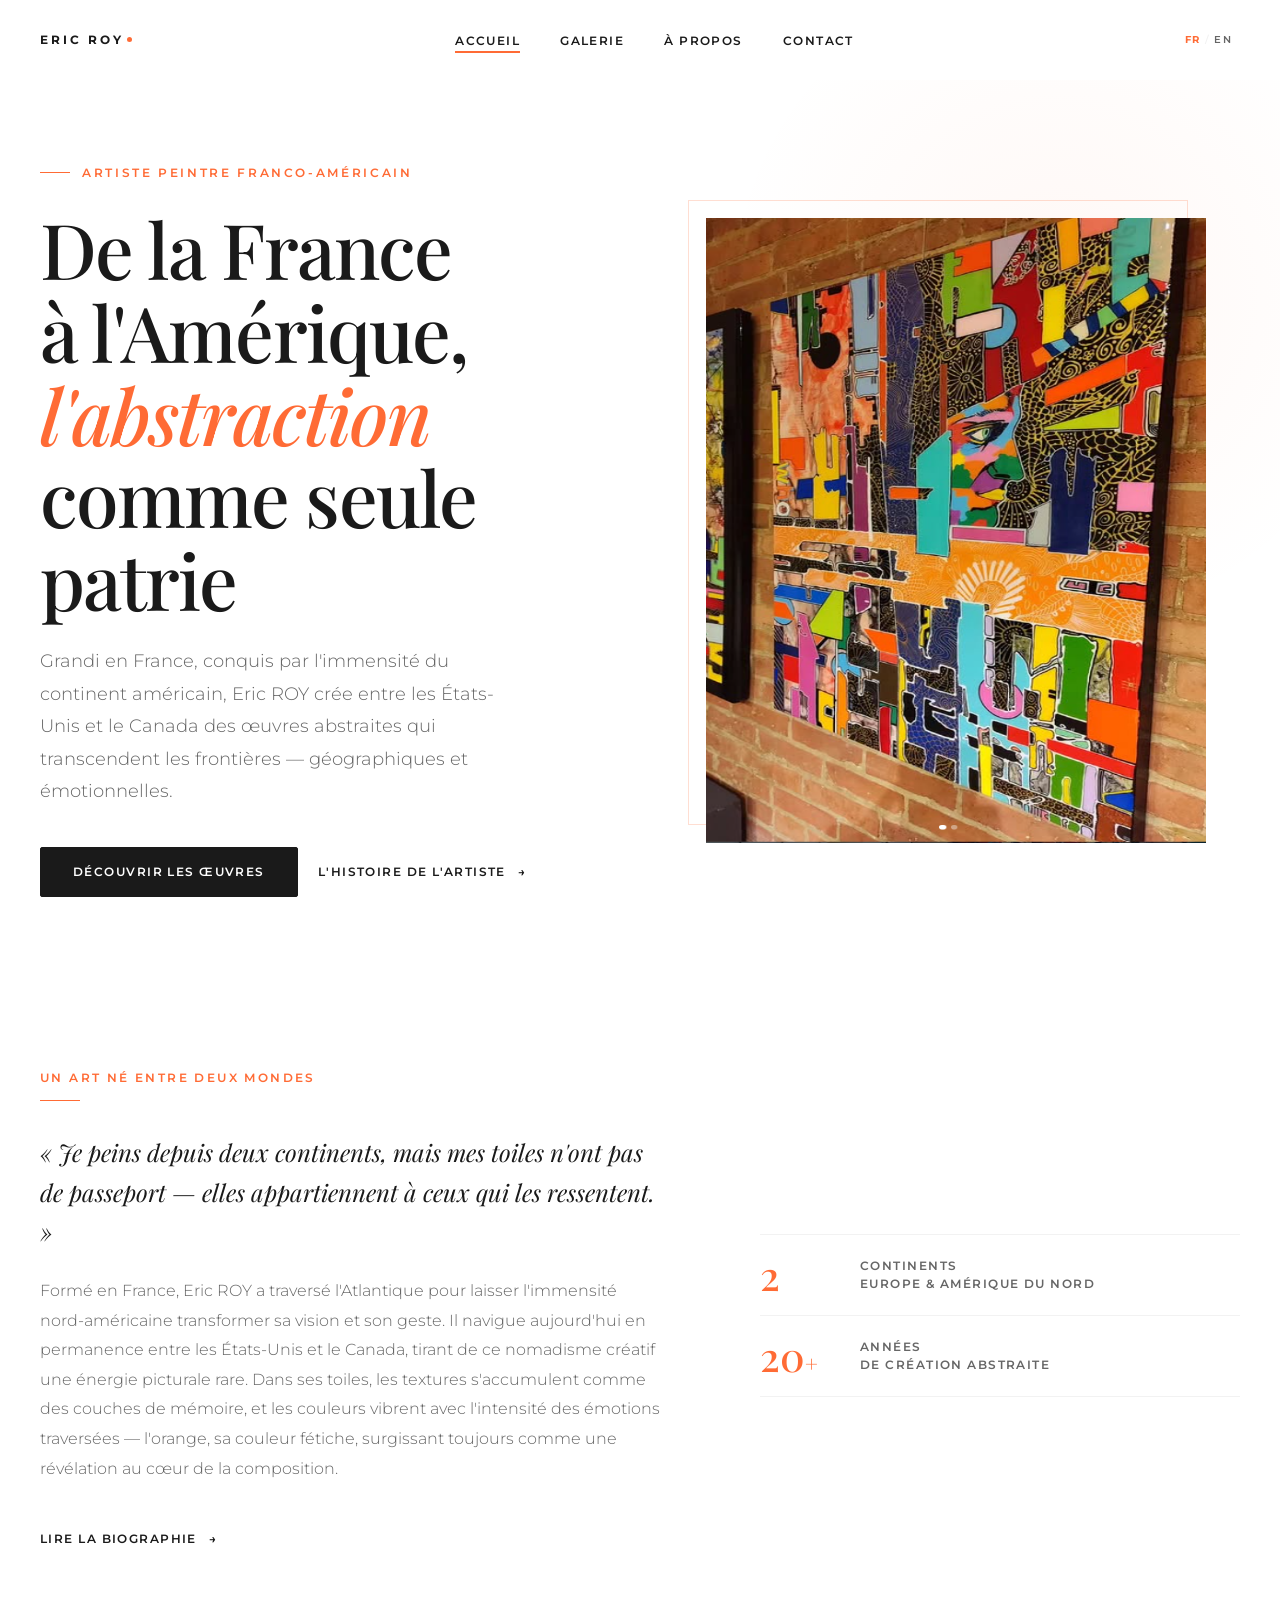
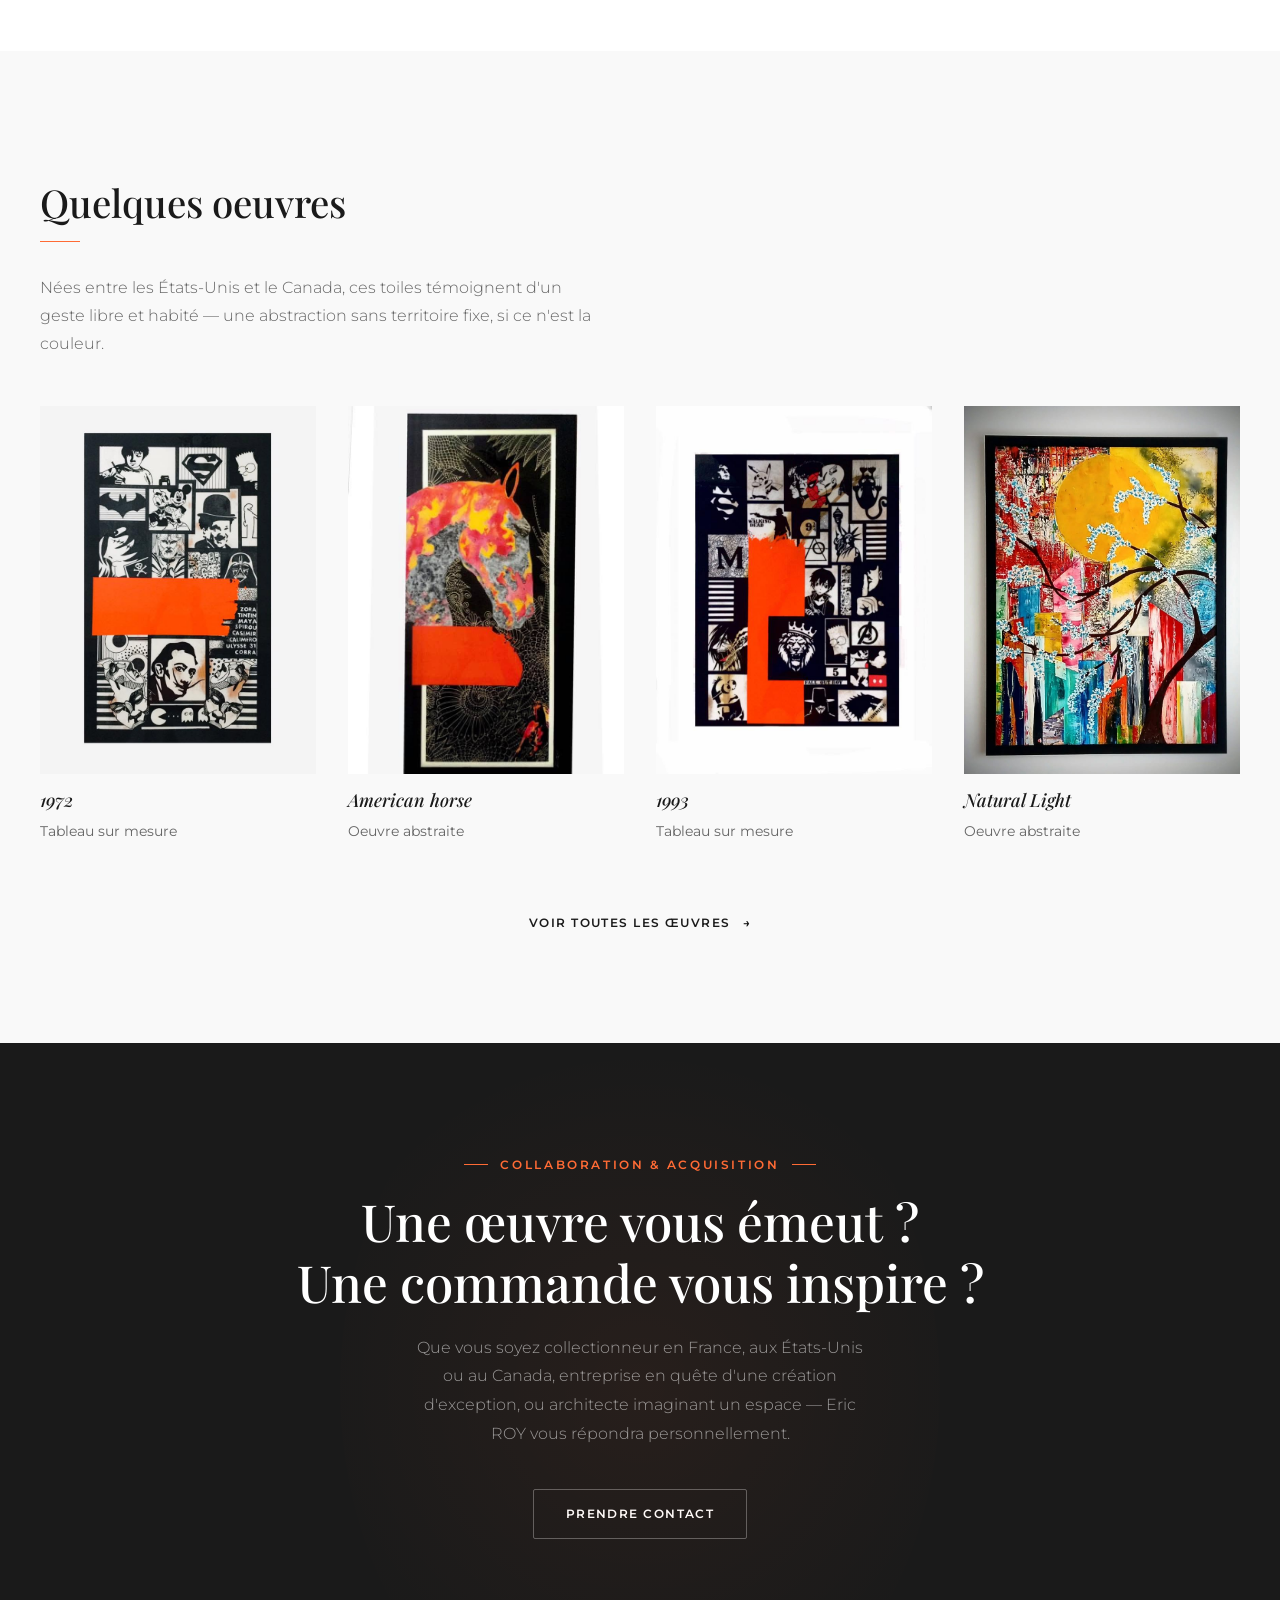
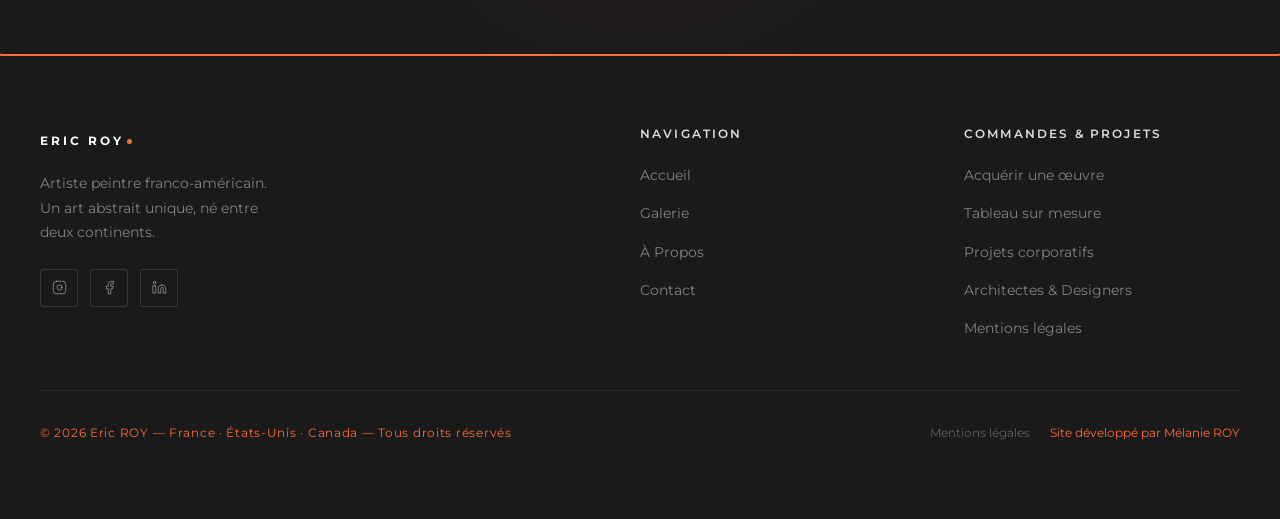
<file: index.html>
<!DOCTYPE html>
<html lang="fr">
<head>
  <meta charset="UTF-8">
  <meta name="viewport" content="width=device-width, initial-scale=1.0">
  <meta name="description" content="Eric ROY, artiste peintre abstrait franco-américain. Œuvres originales et tableaux sur mesure pour collectionneurs et entreprises — France, États-Unis, Canada.">
  <meta name="author" content="Eric ROY">
  <meta property="og:title" content="Eric ROY | Artiste Peintre d'Art Abstrait — France, États-Unis, Canada">
  <meta property="og:description" content="Peintures abstraites originales et commandes sur mesure. Un art né entre deux continents, là où la couleur transcende les frontières.">
  <meta property="og:type" content="website">
  <title>Eric ROY | Artiste Peintre d'Art Abstrait — France, États-Unis, Canada</title>

  <link rel="icon" href="/assets/logo.png" type="image/png">
  <link rel="preconnect" href="https://fonts.googleapis.com">
  <link rel="preconnect" href="https://fonts.gstatic.com" crossorigin>
  <link rel="stylesheet" href="https://fonts.googleapis.com/css2?family=Playfair+Display:ital,wght@0,400;0,500;0,700;1,400;1,700&family=Montserrat:wght@300;400;500;600;700&display=swap">

  <link rel="stylesheet" href="/css/global.css">
  <link rel="stylesheet" href="/css/components.css">
  <link rel="stylesheet" href="/css/pages.css">
  <link rel="stylesheet" href="/css/intro.css">
  <link rel="preload" href="/assets/intro-tableau.jpg" as="image">

  <script src="/js/components.js" defer></script>
  <script src="/js/i18n.js" defer></script>
  <script src="/js/main.js" defer></script>
  <script src="/js/intro.js" defer></script>
</head>
<body>

  <!-- Header & Footer injectés par components.js -->

  <main id="main-content" tabindex="-1">

    <!-- ======================================================
         SECTION HERO
         ====================================================== -->
    <section class="hero" aria-labelledby="hero-title">
      <div class="container">
        <div class="hero-inner">

          <!-- Contenu textuel -->
          <div class="hero-content">
            <p class="hero-eyebrow animate-in" data-i18n="index.hero_eyebrow">Artiste Peintre Franco-Américain</p>

            <h1 class="hero-title animate-in animate-in--delay-1" id="hero-title" data-i18n-html="index.hero_title">
              De la France<br>
              à l'Amérique, <em>l'abstraction</em><br>
              comme seule patrie
            </h1>

            <p class="hero-description animate-in animate-in--delay-2" data-i18n="index.hero_desc">
              Grandi en France, conquis par l'immensité du continent américain,
              Eric ROY crée entre les États-Unis et le Canada des œuvres abstraites
              qui transcendent les frontières — géographiques et émotionnelles.
            </p>

            <div class="hero-cta animate-in animate-in--delay-3">
              <a href="/galerie.html" class="btn btn--primary" data-i18n="index.hero_btn_gallery">Découvrir les œuvres</a>
              <a href="/a-propos.html" class="btn btn--ghost" data-i18n="index.hero_btn_about">L'histoire de l'artiste</a>
            </div>
          </div>

          <!-- Visuel principal -->
          <div class="hero-visual animate-in animate-in--delay-2" aria-hidden="true">
            <div class="hero-artwork-frame">
              <img
                class="hero-artwork-placeholder"
                src="/assets/tab_abs_1.png"
                alt="Composition abstraite — Eric ROY"
                loading="eager"
              >
            </div>
          </div>

        </div>
      </div>
    </section>


    <!-- ======================================================
         SECTION INTRO BIOGRAPHIQUE
         ====================================================== -->
    <section class="home-intro" aria-label="Présentation de l'artiste">
      <div class="container">
        <div class="home-intro-inner">

          <!-- Texte narratif -->
          <div>
            <span class="section-subtitle animate-in" data-i18n="index.intro_subtitle">Un art né entre deux mondes</span>
            <div class="divider animate-in animate-in--delay-1" aria-hidden="true"></div>

            <p class="home-intro-lead animate-in animate-in--delay-1" data-i18n="index.intro_quote">
              « Je peins depuis deux continents, mais mes toiles n'ont pas de
              passeport — elles appartiennent à ceux qui les ressentent. »
            </p>

            <p class="home-intro-body animate-in animate-in--delay-2" data-i18n="index.intro_p1">
              Formé en France, Eric ROY a traversé l'Atlantique pour laisser
              l'immensité nord-américaine transformer sa vision et son geste.
              Il navigue aujourd'hui en permanence entre les États-Unis et le Canada,
              tirant de ce nomadisme créatif une énergie picturale rare. Dans ses toiles,
              les textures s'accumulent comme des couches de mémoire, et les couleurs
              vibrent avec l'intensité des émotions traversées — l'orange, sa couleur
              fétiche, surgissant toujours comme une révélation au cœur de la composition.
            </p>

            <div style="margin-top:var(--space-8);" class="animate-in animate-in--delay-3">
              <a href="/a-propos.html" class="btn btn--ghost" data-i18n="index.intro_btn_bio">Lire la biographie</a>
            </div>
          </div>

          <!-- Indicateurs graphiques -->
          <div class="home-intro-stats animate-in animate-in--delay-2" role="list" aria-label="Quelques chiffres">

            <div class="stat-item" role="listitem">
              <span class="stat-number">2</span>
              <span class="stat-label" data-i18n-html="index.stat1_label">Continents<br>Europe &amp; Amérique du Nord</span>
            </div>

            <div class="stat-item" role="listitem">
              <span class="stat-number">20<small style="font-size:0.55em;">+</small></span>
              <span class="stat-label" data-i18n-html="index.stat2_label">Années<br>de création abstraite</span>
            </div>

          </div>

        </div>
      </div>
    </section>


    <!-- ======================================================
         SECTION — Quelques oeuvres
         ====================================================== -->
    <section class="section section--alt" aria-labelledby="works-title">
      <div class="container">

        <header class="section-header">
          <span class="section-subtitle animate-in" data-i18n="index.works_subtitle">Créations</span>
          <h2 class="section-title animate-in animate-in--delay-1" id="works-title" data-i18n="index.works_title">Quelques oeuvres</h2>
          <div class="divider animate-in animate-in--delay-1" aria-hidden="true"></div>
          <p class="section-description animate-in animate-in--delay-2" data-i18n="index.works_desc">
            Nées entre les États-Unis et le Canada, ces toiles témoignent d'un geste
            libre et habité — une abstraction sans territoire fixe, si ce n'est la couleur.
          </p>
        </header>

        <div class="works-grid" role="list" aria-label="Sélection d'œuvres récentes">

          <article class="card animate-in" role="listitem">
            <a href="/galerie.html" aria-label="Voir 1972 dans la galerie">
              <div class="card-image">
                <img class="card-placeholder" src="/assets/tab_sm_1.jpg" alt="1972 — Huile et acrylique sur toile, 120 × 90 cm, 2025" loading="lazy">
                <span class="card-accent-line" aria-hidden="true"></span>
              </div>
            </a>
            <div class="card-body">
              <h3 class="card-title">1972</h3>
              <div class="card-meta">
                <span class="card-technique" data-i18n="index.card1_technique">Tableau sur mesure</span>
              </div>
            </div>
          </article>

          <article class="card animate-in animate-in--delay-1" role="listitem">
            <a href="/galerie.html" aria-label="Voir American Silence dans la galerie">
              <div class="card-image">
                <img class="card-placeholder" src="/assets/tab_sm_3.jpg" alt="American Silence — Techniques mixtes sur toile, 100 × 130 cm, 2025" loading="lazy">
                <span class="card-accent-line" aria-hidden="true"></span>
              </div>
            </a>
            <div class="card-body">
              <h3 class="card-title">American horse</h3>
              <div class="card-meta">
                <span class="card-technique" data-i18n="index.card2_technique">Oeuvre abstraite</span>
              </div>
            </div>
          </article>

          <article class="card animate-in animate-in--delay-2" role="listitem">
            <a href="/galerie.html" aria-label="Voir Northern Light dans la galerie">
              <div class="card-image">
                <img class="card-placeholder" src="/assets/tab_sm_2.jpg" alt="1993t — Acrylique et pigments, 150 × 150 cm, 2024" loading="lazy">
                <span class="card-accent-line" aria-hidden="true"></span>
              </div>
            </a>
            <div class="card-body">
              <h3 class="card-title">1993</h3>
              <div class="card-meta">
                <span class="card-technique" data-i18n="index.card3_technique">Tableau sur mesure</span>
              </div>
            </div>
          </article>

          <article class="card animate-in animate-in--delay-2" role="listitem">
            <a href="/galerie.html" aria-label="Voir Northern Light dans la galerie">
              <div class="card-image">
                <img class="card-placeholder" src="/assets/tab_sm_4.jpg" alt="Northern Light — Acrylique et pigments, 150 × 150 cm, 2024" loading="lazy">
                <span class="card-accent-line" aria-hidden="true"></span>
              </div>
            </a>
            <div class="card-body">
              <h3 class="card-title">Natural Light</h3>
              <div class="card-meta">
                <span class="card-technique" data-i18n="index.card4_technique">Oeuvre abstraite</span>
              </div>
            </div>
          </article>

        </div>

        <div class="works-cta animate-in">
          <a href="/galerie.html" class="btn btn--ghost" data-i18n="index.works_all">Voir toutes les œuvres</a>
        </div>

      </div>
    </section>

    <!-- ======================================================
         SECTION — CTA CONTACT / COLLABORATION
         ====================================================== -->
    <section class="cta-section" aria-labelledby="cta-title">
      <div class="container">
        <p class="cta-label animate-in" data-i18n="index.cta_label">Collaboration &amp; Acquisition</p>
        <h2 class="cta-title animate-in animate-in--delay-1" id="cta-title" data-i18n-html="index.cta_title">
          Une œuvre vous émeut&nbsp;?<br>
          Une commande vous inspire&nbsp;?
        </h2>
        <p class="cta-description animate-in animate-in--delay-2" data-i18n="index.cta_desc">
          Que vous soyez collectionneur en France, aux États-Unis ou au Canada,
          entreprise en quête d'une création d'exception, ou architecte imaginant
          un espace — Eric ROY vous répondra personnellement.
        </p>
        <div class="animate-in animate-in--delay-3">
          <a href="/contact.html" class="btn btn--outline" data-i18n="index.cta_btn">Prendre contact</a>
        </div>
      </div>
    </section>

  </main>

</body>
</html>
</file>
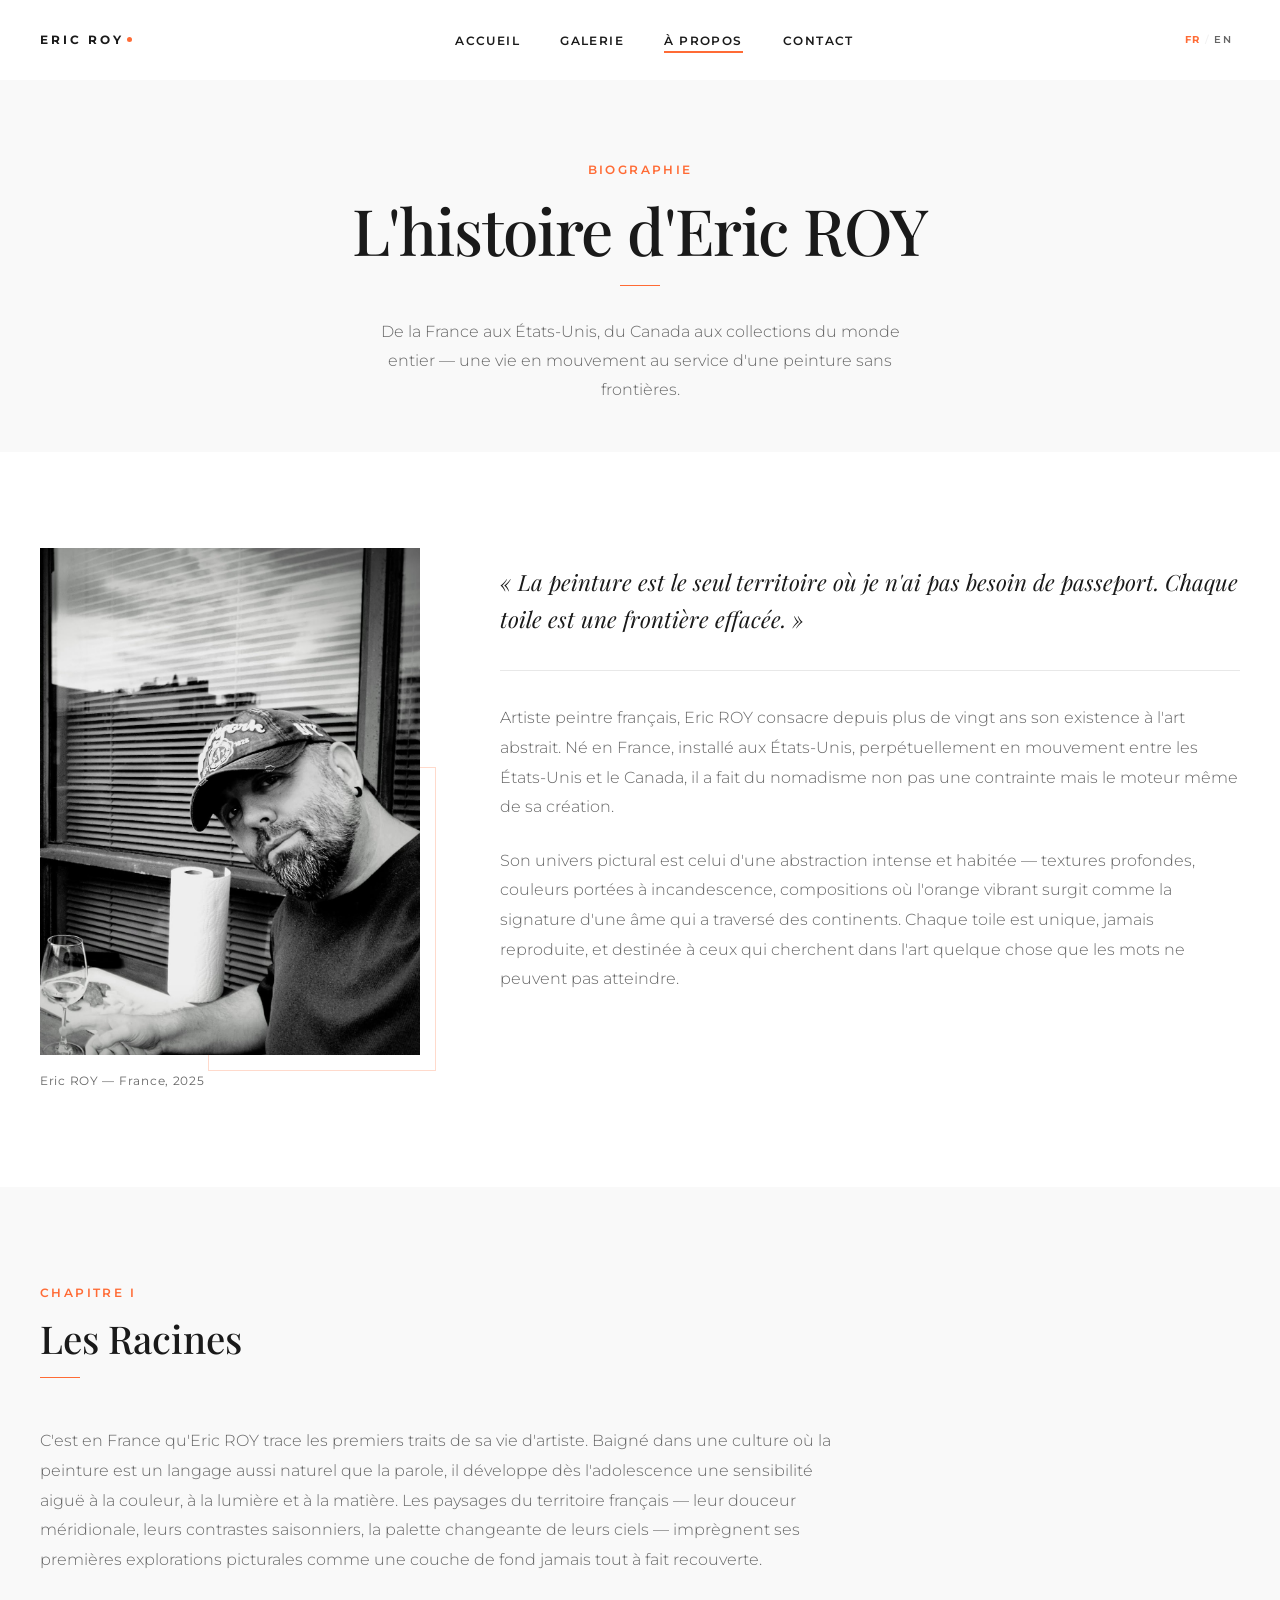
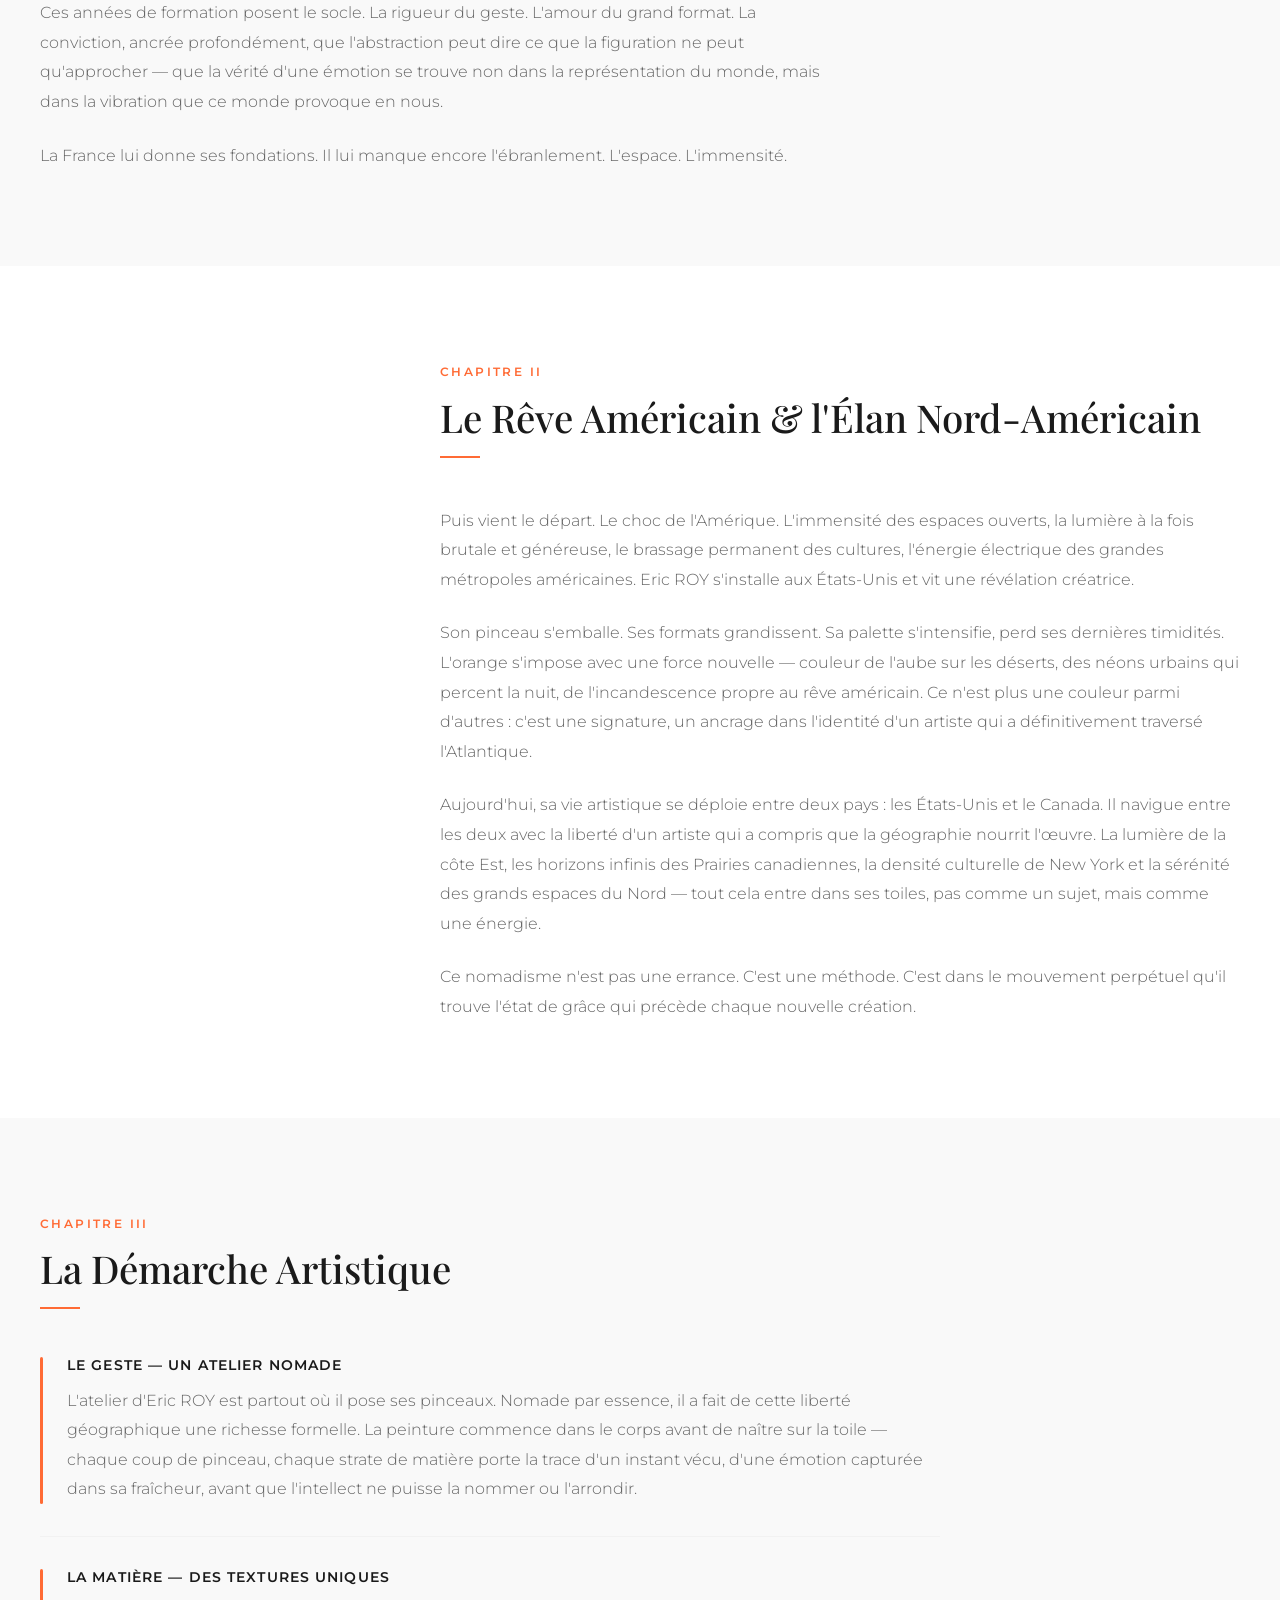
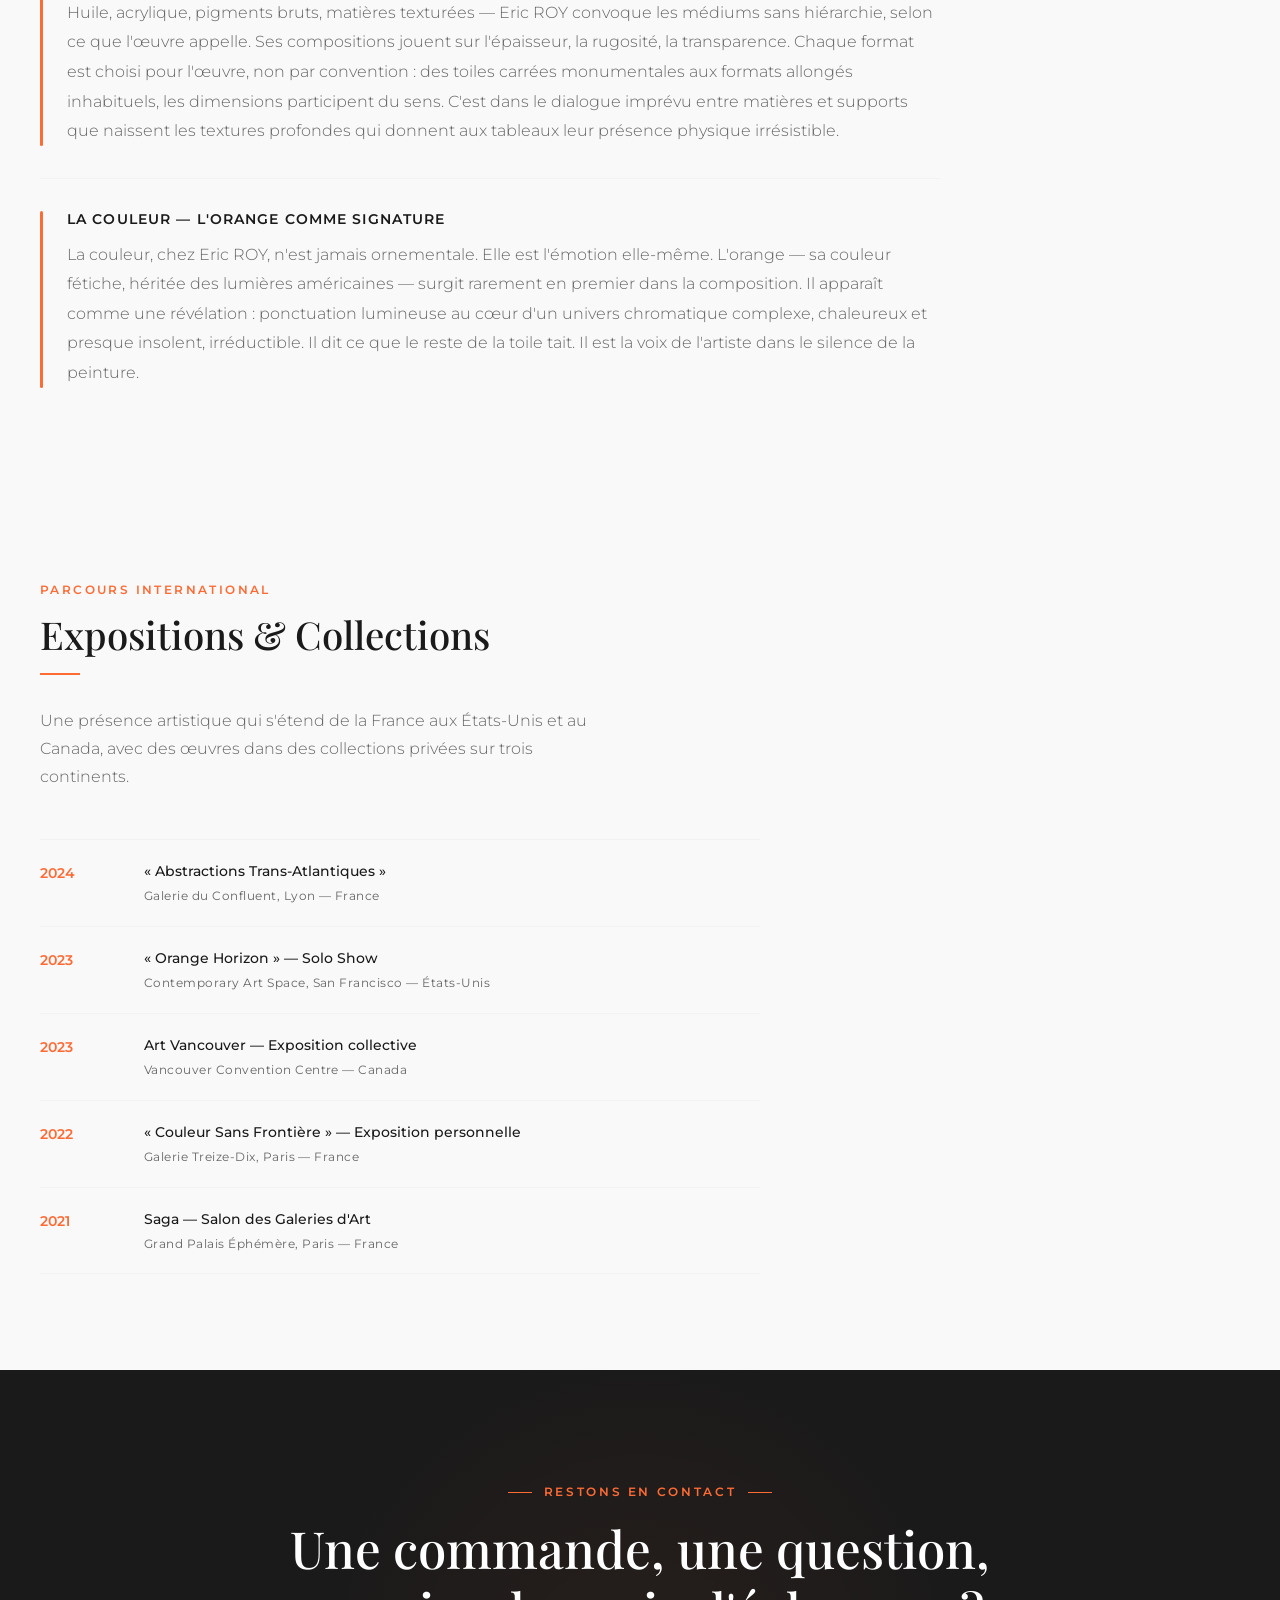
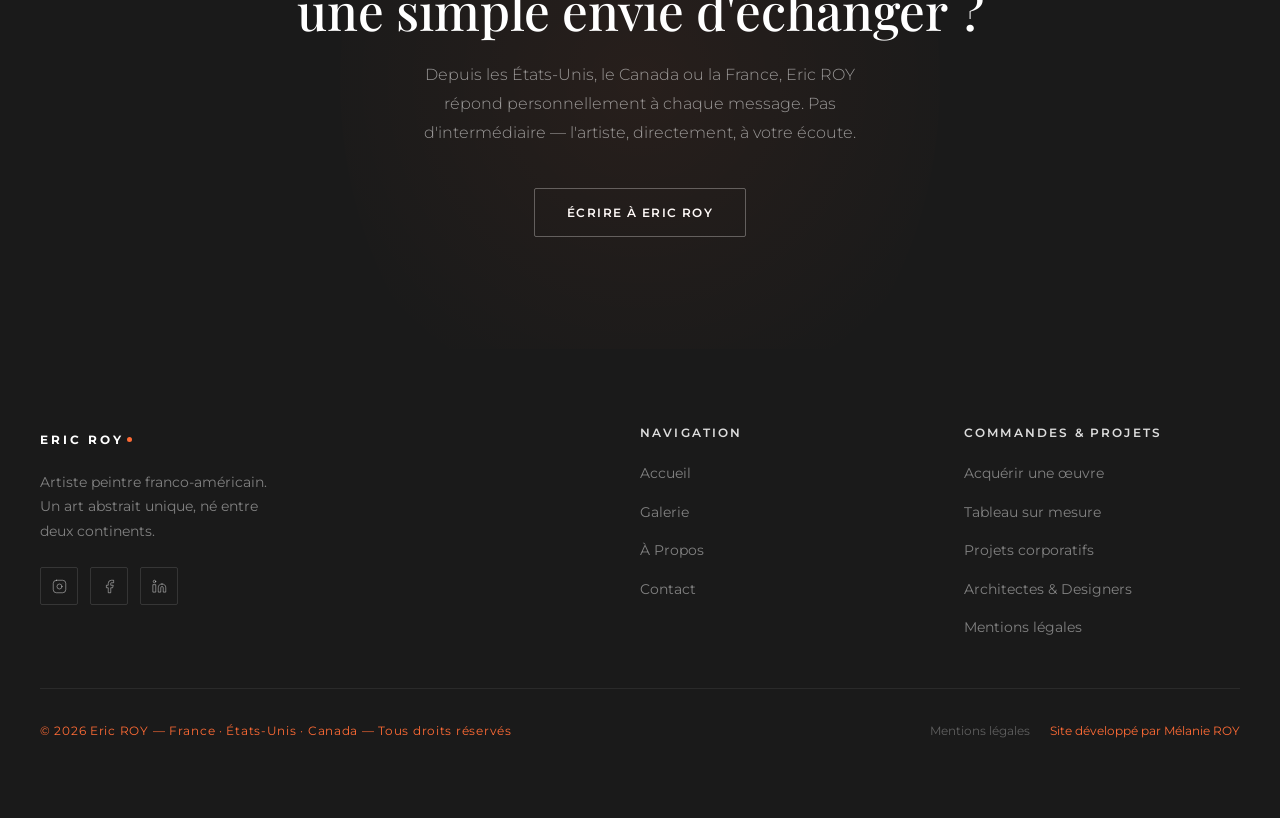
<file: a-propos.html>
<!DOCTYPE html>
<html lang="fr">
<head>
  <meta charset="UTF-8">
  <meta name="viewport" content="width=device-width, initial-scale=1.0">
  <meta name="description" content="Biographie d'Eric ROY — artiste peintre abstrait né en France, installé aux États-Unis, créant entre les États-Unis et le Canada depuis plus de 20 ans.">
  <meta name="author" content="Eric ROY">
  <meta property="og:title" content="Biographie — Eric ROY | Artiste Peintre Franco-Américain">
  <meta property="og:description" content="Le parcours d'Eric ROY : de la France aux États-Unis et au Canada, une vie dédiée à l'abstraction et à la couleur.">
  <meta property="og:type" content="profile">
  <title>Biographie — Eric ROY | Artiste Peintre Franco-Américain</title>

  <link rel="icon" href="/assets/logo.png" type="image/png">
  <link rel="preconnect" href="https://fonts.googleapis.com">
  <link rel="preconnect" href="https://fonts.gstatic.com" crossorigin>
  <link rel="stylesheet" href="https://fonts.googleapis.com/css2?family=Playfair+Display:ital,wght@0,400;0,500;0,700;1,400;1,700&family=Montserrat:wght@300;400;500;600;700&display=swap">

  <link rel="stylesheet" href="/css/global.css">
  <link rel="stylesheet" href="/css/components.css">
  <link rel="stylesheet" href="/css/pages.css">

  <script src="/js/components.js" defer></script>
  <script src="/js/i18n.js" defer></script>
  <script src="/js/main.js" defer></script>
</head>
<body>

  <main id="main-content" tabindex="-1">

    <!-- ======================================================
         EN-TÊTE DE PAGE
         ====================================================== -->
    <section class="page-hero section--alt" aria-labelledby="about-title">
      <div class="container">
        <span class="section-subtitle animate-in" data-i18n="about.subtitle">Biographie</span>
        <h1 class="page-hero-title animate-in animate-in--delay-1" id="about-title" data-i18n="about.title">
          L'histoire d'Eric ROY
        </h1>
        <div class="divider divider--center animate-in animate-in--delay-1" aria-hidden="true"></div>
        <p class="page-hero-desc animate-in animate-in--delay-2" data-i18n="about.hero_desc">
          De la France aux États-Unis, du Canada aux collections du monde entier —
          une vie en mouvement au service d'une peinture sans frontières.
        </p>
      </div>
    </section>


    <!-- ======================================================
         SECTION BIOGRAPHIE — PORTRAIT + INTRO
         ====================================================== -->
    <section class="section" aria-label="Portrait et introduction biographique">
      <div class="container">
        <div class="about-layout">

          <!-- Portrait -->
          <div class="about-portrait animate-in">
            <div class="about-portrait-frame">
              <img
                class="about-portrait-img"
                src="/assets/eric_roy%20.jpg"
                alt="Eric ROY, artiste peintre abstrait"
                loading="lazy"
              >
            </div>
            <p class="about-caption" data-i18n="about.caption">Eric ROY — France, 2025</p>
          </div>

          <!-- Citation & Intro -->
          <div class="about-text-content animate-in animate-in--delay-1">

            <p class="about-lead" data-i18n="about.lead">
              « La peinture est le seul territoire où je n'ai pas besoin
              de passeport. Chaque toile est une frontière effacée. »
            </p>

            <div class="about-body">
              <p data-i18n="about.p1">
                Artiste peintre français, Eric ROY consacre depuis plus de vingt ans
                son existence à l'art abstrait. Né en France, installé aux États-Unis, perpétuellement
                en mouvement entre les États-Unis et le Canada, il a fait du nomadisme non pas une
                contrainte mais le moteur même de sa création.
              </p>
              <p data-i18n="about.p2">
                Son univers pictural est celui d'une abstraction intense et habitée — textures
                profondes, couleurs portées à incandescence, compositions où l'orange vibrant
                surgit comme la signature d'une âme qui a traversé des continents. Chaque toile
                est unique, jamais reproduite, et destinée à ceux qui cherchent dans l'art
                quelque chose que les mots ne peuvent pas atteindre.
              </p>
            </div>

          </div>
        </div>
      </div>
    </section>


    <!-- ======================================================
         SECTION BIOGRAPHIE — PARTIE 1 : LES RACINES
         ====================================================== -->
    <section class="section section--alt" aria-labelledby="roots-title">
      <div class="container">
        <div style="max-width:800px;">

          <header class="section-header animate-in">
            <span class="section-subtitle" data-i18n="about.ch1_label">Chapitre I</span>
            <h2 class="section-title" id="roots-title" data-i18n="about.ch1_title">Les Racines</h2>
            <div class="divider" aria-hidden="true"></div>
          </header>

          <div class="about-body animate-in animate-in--delay-1">
            <p data-i18n="about.ch1_p1">
              C'est en France qu'Eric ROY trace les premiers traits de sa vie d'artiste.
              Baigné dans une culture où la peinture est un langage aussi naturel que la parole,
              il développe dès l'adolescence une sensibilité aiguë à la couleur, à la lumière
              et à la matière. Les paysages du territoire français — leur douceur méridionale,
              leurs contrastes saisonniers, la palette changeante de leurs ciels — imprègnent
              ses premières explorations picturales comme une couche de fond jamais tout à fait
              recouverte.
            </p>
            <p data-i18n="about.ch1_p2">
              Ces années de formation posent le socle. La rigueur du geste. L'amour du grand
              format. La conviction, ancrée profondément, que l'abstraction peut dire ce que
              la figuration ne peut qu'approcher — que la vérité d'une émotion se trouve non
              dans la représentation du monde, mais dans la vibration que ce monde provoque
              en nous.
            </p>
            <p data-i18n="about.ch1_p3">
              La France lui donne ses fondations. Il lui manque encore l'ébranlement.
              L'espace. L'immensité.
            </p>
          </div>

        </div>
      </div>
    </section>


    <!-- ======================================================
         SECTION BIOGRAPHIE — PARTIE 2 : LE RÊVE AMÉRICAIN
         ====================================================== -->
    <section class="section" aria-labelledby="american-title">
      <div class="container">
        <div style="max-width:800px; margin-left:auto;">

          <header class="section-header animate-in">
            <span class="section-subtitle" data-i18n="about.ch2_label">Chapitre II</span>
            <h2 class="section-title" id="american-title" data-i18n="about.ch2_title">Le Rêve Américain &amp; l'Élan Nord-Américain</h2>
            <div class="divider" aria-hidden="true"></div>
          </header>

          <div class="about-body animate-in animate-in--delay-1">
            <p data-i18n="about.ch2_p1">
              Puis vient le départ. Le choc de l'Amérique. L'immensité des espaces ouverts,
              la lumière à la fois brutale et généreuse, le brassage permanent des cultures,
              l'énergie électrique des grandes métropoles américaines. Eric ROY s'installe
              aux États-Unis et vit une révélation créatrice.
            </p>
            <p data-i18n="about.ch2_p2">
              Son pinceau s'emballe. Ses formats grandissent. Sa palette s'intensifie, perd
              ses dernières timidités. L'orange s'impose avec une force nouvelle — couleur
              de l'aube sur les déserts, des néons urbains qui percent la nuit, de l'incandescence
              propre au rêve américain. Ce n'est plus une couleur parmi d'autres : c'est une
              signature, un ancrage dans l'identité d'un artiste qui a définitivement traversé
              l'Atlantique.
            </p>
            <p data-i18n="about.ch2_p3">
              Aujourd'hui, sa vie artistique se déploie entre deux pays : les États-Unis et
              le Canada. Il navigue entre les deux avec la liberté d'un artiste qui a compris
              que la géographie nourrit l'œuvre. La lumière de la côte Est, les horizons
              infinis des Prairies canadiennes, la densité culturelle de New York et la
              sérénité des grands espaces du Nord — tout cela entre dans ses toiles, pas
              comme un sujet, mais comme une énergie.
            </p>
            <p data-i18n="about.ch2_p4">
              Ce nomadisme n'est pas une errance. C'est une méthode. C'est dans le mouvement
              perpétuel qu'il trouve l'état de grâce qui précède chaque nouvelle création.
            </p>
          </div>

        </div>
      </div>
    </section>


    <!-- ======================================================
         SECTION BIOGRAPHIE — PARTIE 3 : LA DÉMARCHE ARTISTIQUE
         ====================================================== -->
    <section class="section section--alt" aria-labelledby="approach-title">
      <div class="container">

        <header class="section-header animate-in">
          <span class="section-subtitle" data-i18n="about.ch3_label">Chapitre III</span>
          <h2 class="section-title" id="approach-title" data-i18n="about.ch3_title">La Démarche Artistique</h2>
          <div class="divider" aria-hidden="true"></div>
        </header>

        <div style="display:grid; grid-template-columns:1fr; gap:var(--space-8); max-width:900px;">

          <!-- Le Geste -->
          <div style="display:grid; grid-template-columns:3px 1fr; gap:var(--space-6); padding-bottom:var(--space-8); border-bottom:1px solid var(--color-border-light);" class="animate-in">
            <div style="background:var(--color-accent); border-radius:2px;" aria-hidden="true"></div>
            <div>
              <h3 style="font-family:var(--font-sans); font-size:var(--text-sm); font-weight:var(--weight-semibold); letter-spacing:0.08em; text-transform:uppercase; margin-bottom:var(--space-3); color:var(--color-text-primary);" data-i18n="about.gesture_title">Le Geste — Un atelier nomade</h3>
              <p style="font-size:var(--text-base); font-weight:var(--weight-light); color:var(--color-text-secondary); line-height:1.85;" data-i18n="about.gesture_text">
                L'atelier d'Eric ROY est partout où il pose ses pinceaux. Nomade par essence, il a fait
                de cette liberté géographique une richesse formelle. La peinture commence dans le corps
                avant de naître sur la toile — chaque coup de pinceau, chaque strate de matière porte
                la trace d'un instant vécu, d'une émotion capturée dans sa fraîcheur, avant que
                l'intellect ne puisse la nommer ou l'arrondir.
              </p>
            </div>
          </div>

          <!-- La Matière -->
          <div style="display:grid; grid-template-columns:3px 1fr; gap:var(--space-6); padding-bottom:var(--space-8); border-bottom:1px solid var(--color-border-light);" class="animate-in animate-in--delay-1">
            <div style="background:var(--color-accent); border-radius:2px;" aria-hidden="true"></div>
            <div>
              <h3 style="font-family:var(--font-sans); font-size:var(--text-sm); font-weight:var(--weight-semibold); letter-spacing:0.08em; text-transform:uppercase; margin-bottom:var(--space-3); color:var(--color-text-primary);" data-i18n="about.matter_title">La Matière — Des textures uniques</h3>
              <p style="font-size:var(--text-base); font-weight:var(--weight-light); color:var(--color-text-secondary); line-height:1.85;" data-i18n="about.matter_text">
                Huile, acrylique, pigments bruts, matières texturées — Eric ROY convoque les médiums
                sans hiérarchie, selon ce que l'œuvre appelle. Ses compositions jouent sur
                l'épaisseur, la rugosité, la transparence. Chaque format est choisi pour l'œuvre,
                non par convention : des toiles carrées monumentales aux formats allongés inhabituels,
                les dimensions participent du sens. C'est dans le dialogue imprévu entre matières
                et supports que naissent les textures profondes qui donnent aux tableaux leur
                présence physique irrésistible.
              </p>
            </div>
          </div>

          <!-- La Couleur -->
          <div style="display:grid; grid-template-columns:3px 1fr; gap:var(--space-6);" class="animate-in animate-in--delay-2">
            <div style="background:var(--color-accent); border-radius:2px;" aria-hidden="true"></div>
            <div>
              <h3 style="font-family:var(--font-sans); font-size:var(--text-sm); font-weight:var(--weight-semibold); letter-spacing:0.08em; text-transform:uppercase; margin-bottom:var(--space-3); color:var(--color-text-primary);" data-i18n="about.color_title">La Couleur — L'orange comme signature</h3>
              <p style="font-size:var(--text-base); font-weight:var(--weight-light); color:var(--color-text-secondary); line-height:1.85;" data-i18n="about.color_text">
                La couleur, chez Eric ROY, n'est jamais ornementale. Elle est l'émotion elle-même.
                L'orange — sa couleur fétiche, héritée des lumières américaines — surgit rarement
                en premier dans la composition. Il apparaît comme une révélation : ponctuation
                lumineuse au cœur d'un univers chromatique complexe, chaleureux et presque insolent,
                irréductible. Il dit ce que le reste de la toile tait. Il est la voix de l'artiste
                dans le silence de la peinture.
              </p>
            </div>
          </div>

        </div>

      </div>
    </section>

    <!-- ======================================================
         SECTION EXPOSITIONS & COLLECTIONS
         ====================================================== -->
    <section class="section section--alt" aria-labelledby="exhibitions-title">
      <div class="container">

        <header class="section-header animate-in">
          <span class="section-subtitle" data-i18n="about.exh_subtitle">Parcours International</span>
          <h2 class="section-title" id="exhibitions-title" data-i18n="about.exh_title">Expositions &amp; Collections</h2>
          <div class="divider" aria-hidden="true"></div>
          <p class="section-description animate-in animate-in--delay-1" data-i18n="about.exh_desc">
            Une présence artistique qui s'étend de la France aux États-Unis et au Canada,
            avec des œuvres dans des collections privées sur trois continents.
          </p>
        </header>

        <div class="exhibitions-list animate-in animate-in--delay-1" style="max-width:720px;">

          <div class="exhibition-item">
            <span class="exhibition-year">2024</span>
            <div>
              <p class="exhibition-name" data-i18n="about.exh1_name">«&nbsp;Abstractions Trans-Atlantiques&nbsp;»</p>
              <p class="exhibition-place" data-i18n="about.exh1_place">Galerie du Confluent, Lyon — France</p>
            </div>
          </div>

          <div class="exhibition-item">
            <span class="exhibition-year">2023</span>
            <div>
              <p class="exhibition-name" data-i18n="about.exh2_name">«&nbsp;Orange Horizon&nbsp;» — Solo Show</p>
              <p class="exhibition-place" data-i18n="about.exh2_place">Contemporary Art Space, San Francisco — États-Unis</p>
            </div>
          </div>

          <div class="exhibition-item">
            <span class="exhibition-year">2023</span>
            <div>
              <p class="exhibition-name" data-i18n="about.exh3_name">Art Vancouver — Exposition collective</p>
              <p class="exhibition-place" data-i18n="about.exh3_place">Vancouver Convention Centre — Canada</p>
            </div>
          </div>

          <div class="exhibition-item">
            <span class="exhibition-year">2022</span>
            <div>
              <p class="exhibition-name" data-i18n="about.exh4_name">«&nbsp;Couleur Sans Frontière&nbsp;» — Exposition personnelle</p>
              <p class="exhibition-place" data-i18n="about.exh4_place">Galerie Treize-Dix, Paris — France</p>
            </div>
          </div>

          <div class="exhibition-item">
            <span class="exhibition-year">2021</span>
            <div>
              <p class="exhibition-name" data-i18n="about.exh5_name">Saga — Salon des Galeries d'Art</p>
              <p class="exhibition-place" data-i18n="about.exh5_place">Grand Palais Éphémère, Paris — France</p>
            </div>
          </div>

        </div>

      </div>
    </section>

    <!-- ======================================================
         CTA CONTACT
         ====================================================== -->
    <section class="cta-section" aria-labelledby="about-cta-title">
      <div class="container">
        <p class="cta-label animate-in" data-i18n="about.cta_label">Restons en contact</p>
        <h2 class="cta-title animate-in animate-in--delay-1" id="about-cta-title" data-i18n-html="about.cta_title">
          Une commande, une question,<br>
          une simple envie d'échanger&nbsp;?
        </h2>
        <p class="cta-description animate-in animate-in--delay-2" data-i18n="about.cta_desc">
          Depuis les États-Unis, le Canada ou la France, Eric ROY répond
          personnellement à chaque message. Pas d'intermédiaire — l'artiste,
          directement, à votre écoute.
        </p>
        <div class="animate-in animate-in--delay-3">
          <a href="/contact.html" class="btn btn--outline" data-i18n="about.cta_btn">Écrire à Eric ROY</a>
        </div>
      </div>
    </section>

  </main>

</body>
</html>
</file>
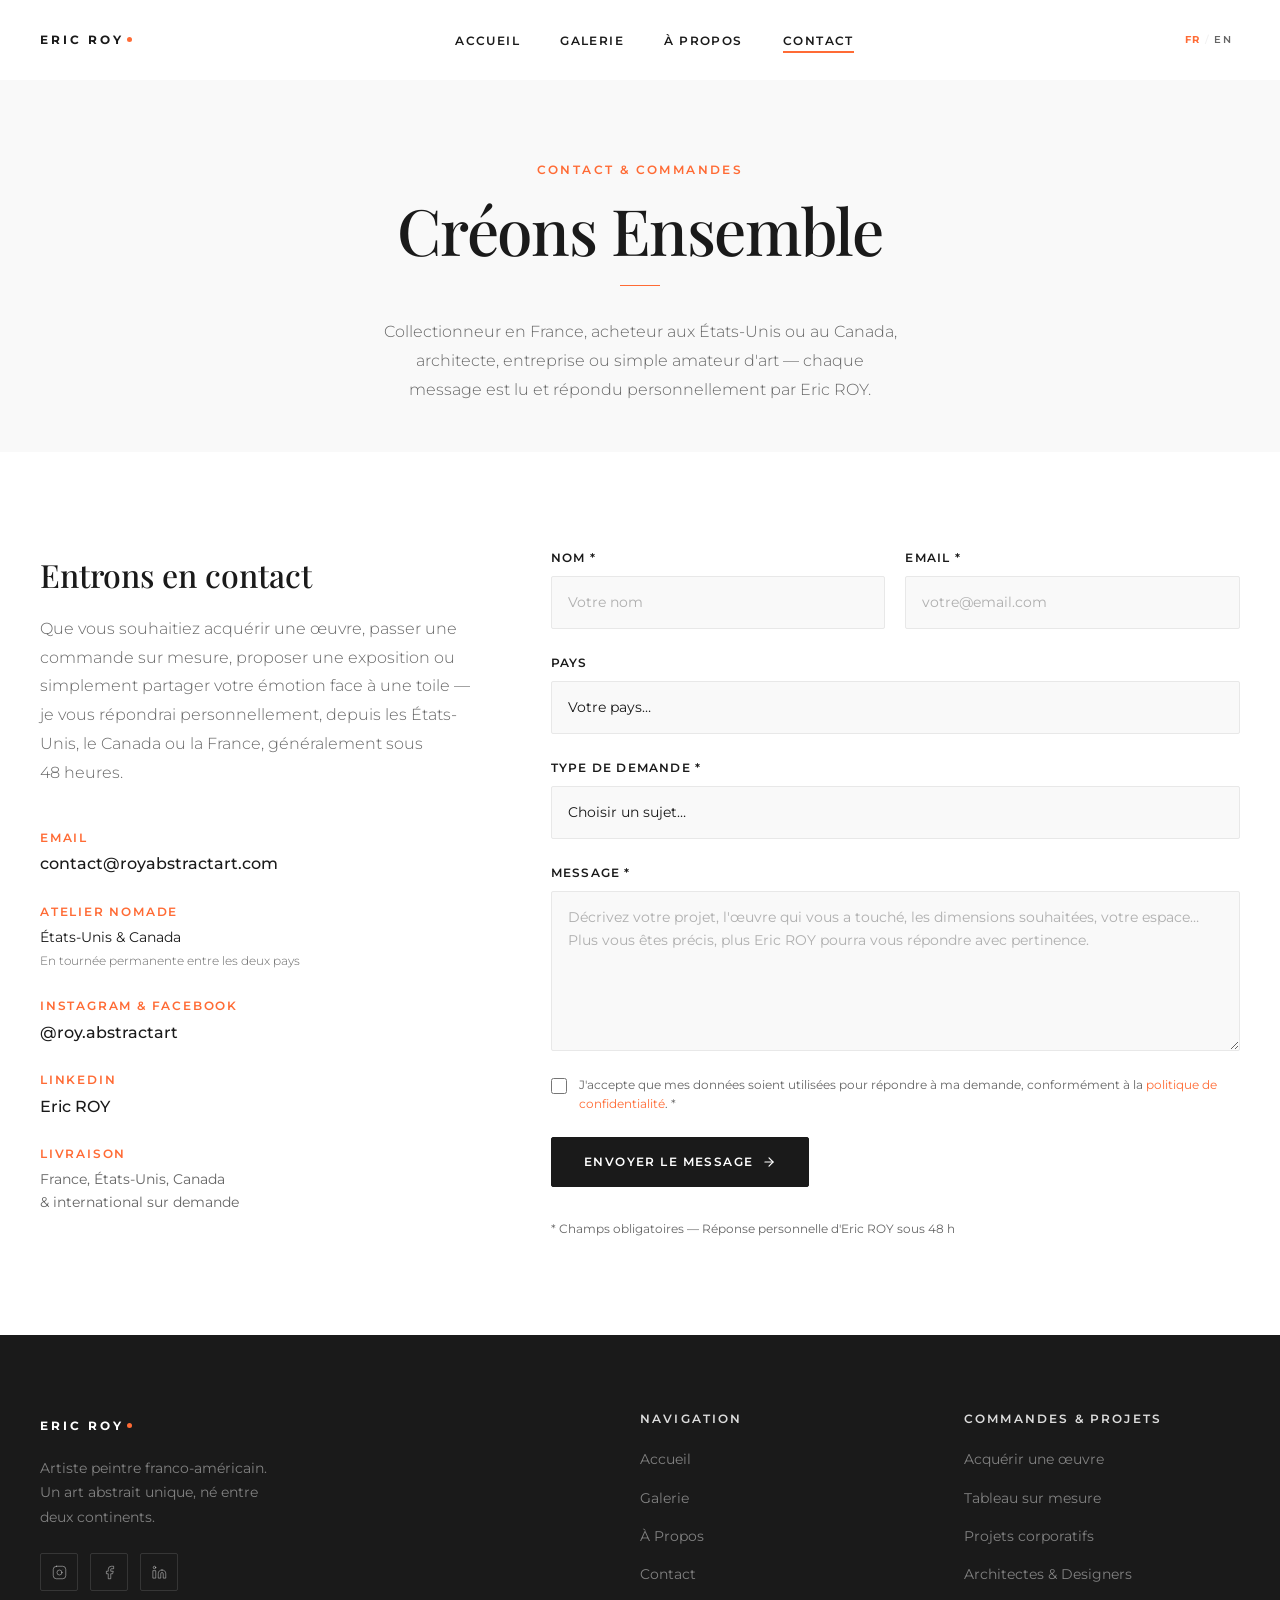
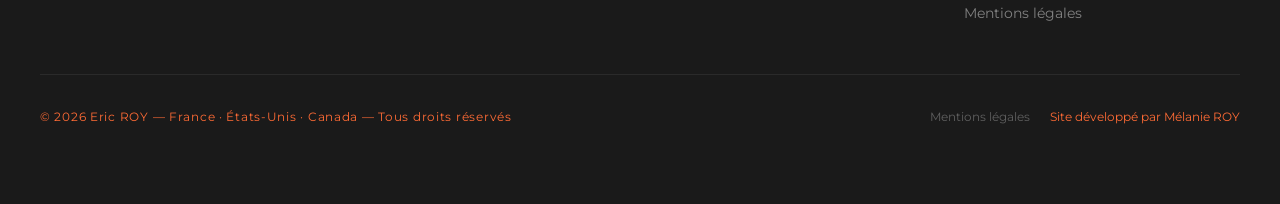
<file: contact.html>
<!DOCTYPE html>
<html lang="fr">
<head>
  <meta charset="UTF-8">
  <meta name="viewport" content="width=device-width, initial-scale=1.0">
  <meta name="description" content="Contactez Eric ROY pour l'acquisition d'une peinture originale, une commande de tableau sur mesure ou une collaboration — France, États-Unis, Canada.">
  <meta name="author" content="Eric ROY">
  <meta property="og:title" content="Contact &amp; Commandes — Eric ROY | Art Abstrait, France, États-Unis, Canada">
  <meta property="og:description" content="Écrivez à Eric ROY pour toute demande d'acquisition, de tableau sur mesure ou de collaboration professionnelle. Réponse personnelle garantie sous 48h.">
  <meta property="og:type" content="website">
  <title>Contact &amp; Commandes sur Mesure — Eric ROY | Art Abstrait</title>

  <link rel="icon" href="/assets/logo.png" type="image/png">
  <link rel="preconnect" href="https://fonts.googleapis.com">
  <link rel="preconnect" href="https://fonts.gstatic.com" crossorigin>
  <link rel="stylesheet" href="https://fonts.googleapis.com/css2?family=Playfair+Display:ital,wght@0,400;0,500;0,700;1,400;1,700&family=Montserrat:wght@300;400;500;600;700&display=swap">

  <link rel="stylesheet" href="/css/global.css">
  <link rel="stylesheet" href="/css/components.css">
  <link rel="stylesheet" href="/css/pages.css">

  <script src="/js/components.js" defer></script>
  <script src="/js/i18n.js" defer></script>
  <script src="/js/main.js" defer></script>
</head>
<body>

  <main id="main-content" tabindex="-1">

    <!-- ======================================================
         EN-TÊTE DE PAGE
         ====================================================== -->
    <section class="page-hero section--alt" aria-labelledby="contact-page-title">
      <div class="container">
        <span class="section-subtitle animate-in" data-i18n="contact.subtitle">Contact &amp; Commandes</span>
        <h1 class="page-hero-title animate-in animate-in--delay-1" id="contact-page-title" data-i18n="contact.title">Créons Ensemble</h1>
        <div class="divider divider--center animate-in animate-in--delay-1" aria-hidden="true"></div>
        <p class="page-hero-desc animate-in animate-in--delay-2" data-i18n="contact.hero_desc">
          Collectionneur en France, acheteur aux États-Unis ou au Canada,
          architecte, entreprise ou simple amateur d'art — chaque message
          est lu et répondu personnellement par Eric ROY.
        </p>
      </div>
    </section>


    <!-- ======================================================
         SECTION CONTACT PRINCIPALE
         ====================================================== -->
    <section class="section" aria-label="Formulaire de contact et coordonnées">
      <div class="container">
        <div class="contact-layout">

          <!-- Informations de contact -->
          <aside class="contact-info animate-in" aria-label="Coordonnées d'Eric ROY">

            <h2 class="contact-info-title" data-i18n="contact.info_title">Entrons en contact</h2>
            <p class="contact-info-text" data-i18n="contact.info_text">
              Que vous souhaitiez acquérir une œuvre, passer une commande sur mesure,
              proposer une exposition ou simplement partager votre émotion face à une
              toile — je vous répondrai personnellement, depuis les États-Unis, le Canada
              ou la France, généralement sous 48&nbsp;heures.
            </p>

            <address class="contact-details">

              <div class="contact-detail">
                <span class="contact-detail-label">Email</span>
                <span class="contact-detail-value">
                  <a href="mailto:contact@royabstractart.com">contact@royabstractart.com</a>
                </span>
              </div>

              <div class="contact-detail">
                <span class="contact-detail-label" data-i18n="contact.label_studio">Atelier nomade</span>
                <span class="contact-detail-value" style="font-size:var(--text-sm); font-weight:var(--weight-regular);">
                  <span data-i18n="contact.studio_val">États-Unis &amp; Canada</span><br>
                  <span style="color:var(--color-text-secondary); font-weight:var(--weight-light); font-size:var(--text-xs);" data-i18n="contact.studio_sub">En tournée permanente entre les deux pays</span>
                </span>
              </div>

              <div class="contact-detail">
                <span class="contact-detail-label">Instagram &amp; Facebook</span>
                <span class="contact-detail-value">
                  <a href="https://instagram.com/roy.abstractart" target="_blank" rel="noopener noreferrer">@roy.abstractart</a>
                </span>
              </div>

              <div class="contact-detail">
                <span class="contact-detail-label">LinkedIn</span>
                <span class="contact-detail-value">
                  <a href="https://linkedin.com/in/eric-roy-art" target="_blank" rel="noopener noreferrer">Eric ROY</a>
                </span>
              </div>

              <div class="contact-detail">
                <span class="contact-detail-label" data-i18n="contact.label_delivery">Livraison</span>
                <span class="contact-detail-value" style="font-size:var(--text-sm); font-weight:var(--weight-regular); color:var(--color-text-secondary);" data-i18n-html="contact.delivery_val">
                  France, États-Unis, Canada<br>
                  &amp; international sur demande
                </span>
              </div>

            </address>

          </aside>

          <!-- Formulaire -->
          <div class="animate-in animate-in--delay-1">

            <div class="form-success" id="form-success" role="alert" aria-live="polite">
              <p class="form-success-text" data-i18n="contact.success_msg">
                Merci pour votre message. Eric ROY vous répondra personnellement
                dans les 48&nbsp;heures.
              </p>
            </div>

            <form
              class="contact-form"
              id="contact-form"
              novalidate
              aria-label="Formulaire de contact avec Eric ROY"
            >

              <!-- Ligne 1 : Nom + Email -->
              <div class="form-row">

                <div class="form-group">
                  <label class="form-label" for="field-name">
                    <span data-i18n="contact.label_name">Nom</span> <span aria-label="champ obligatoire">*</span>
                  </label>
                  <input
                    class="form-input"
                    type="text"
                    id="field-name"
                    name="name"
                    placeholder="Votre nom"
                    data-i18n-placeholder="contact.placeholder_name"
                    autocomplete="name"
                    required
                    aria-required="true"
                  >
                  <span class="form-error sr-only" role="alert" data-i18n="contact.error_name">Veuillez indiquer votre nom.</span>
                </div>

                <div class="form-group">
                  <label class="form-label" for="field-email">
                    Email <span aria-label="champ obligatoire">*</span>
                  </label>
                  <input
                    class="form-input"
                    type="email"
                    id="field-email"
                    name="email"
                    placeholder="votre@email.com"
                    autocomplete="email"
                    required
                    aria-required="true"
                  >
                  <span class="form-error sr-only" role="alert" data-i18n="contact.error_email">Veuillez saisir un email valide.</span>
                </div>

              </div>

              <!-- Pays -->
              <div class="form-group">
                <label class="form-label" for="field-country" data-i18n="contact.label_country">Pays</label>
                <select class="form-select" id="field-country" name="country">
                  <option value="" disabled selected data-i18n="contact.opt_country_default">Votre pays…</option>
                  <option value="france">France</option>
                  <option value="usa">États-Unis</option>
                  <option value="canada">Canada</option>
                  <option value="other" data-i18n="contact.opt_other">Autre</option>
                </select>
              </div>

              <!-- Sujet -->
              <div class="form-group">
                <label class="form-label" for="field-subject">
                  <span data-i18n="contact.label_subject">Type de demande</span> <span aria-label="champ obligatoire">*</span>
                </label>
                <select class="form-select" id="field-subject" name="subject" required aria-required="true">
                  <option value="" disabled selected data-i18n="contact.opt_subject_default">Choisir un sujet…</option>
                  <option value="acquisition"        data-i18n="contact.opt_acquisition">Acquisition d'une œuvre existante</option>
                  <option value="commande-prive"     data-i18n="contact.opt_custom_private">Tableau sur mesure — Particulier</option>
                  <option value="commande-corporate" data-i18n="contact.opt_custom_corporate">Tableau sur mesure — Entreprise</option>
                  <option value="architecte"         data-i18n="contact.opt_architect">Projet d'architecte / Designer d'intérieur</option>
                  <option value="exposition"         data-i18n="contact.opt_expo">Proposition d'exposition</option>
                  <option value="presse"             data-i18n="contact.opt_press">Presse &amp; Médias</option>
                  <option value="autre"              data-i18n="contact.opt_other2">Autre</option>
                </select>
              </div>

              <!-- Message -->
              <div class="form-group">
                <label class="form-label" for="field-message">
                  <span data-i18n="contact.label_message">Message</span> <span aria-label="champ obligatoire">*</span>
                </label>
                <textarea
                  class="form-textarea"
                  id="field-message"
                  name="message"
                  placeholder="Décrivez votre projet, l'œuvre qui vous a touché, les dimensions souhaitées, votre espace… Plus vous êtes précis, plus Eric ROY pourra vous répondre avec pertinence."
                  data-i18n-placeholder="contact.placeholder_message"
                  required
                  aria-required="true"
                ></textarea>
                <span class="form-error sr-only" role="alert" data-i18n="contact.error_message">Veuillez saisir votre message.</span>
              </div>

              <!-- RGPD -->
              <div class="form-group" style="display:flex; flex-direction:row; align-items:flex-start; gap:var(--space-3);">
                <input
                  type="checkbox"
                  id="field-rgpd"
                  name="rgpd"
                  required
                  aria-required="true"
                  style="margin-top:3px; accent-color:var(--color-accent); flex-shrink:0; width:16px; height:16px; cursor:pointer;"
                >
                <label for="field-rgpd" style="font-family:var(--font-sans); font-size:var(--text-xs); color:var(--color-text-secondary); line-height:1.6; cursor:pointer;" data-i18n-html="contact.rgpd">
                  J'accepte que mes données soient utilisées pour répondre à ma demande, conformément à la
                  <a href="/mentions-legales.html" style="color:var(--color-accent);">politique de confidentialité</a>.
                  <span aria-label="champ obligatoire">*</span>
                </label>
              </div>

              <!-- Bouton envoi -->
              <div class="form-submit">
                <button type="submit" class="btn btn--primary">
                  <span data-i18n="contact.submit_btn">Envoyer le message</span>
                  <svg width="14" height="14" viewBox="0 0 24 24" fill="none" stroke="currentColor" stroke-width="2" stroke-linecap="round" stroke-linejoin="round" aria-hidden="true">
                    <line x1="5" y1="12" x2="19" y2="12"/>
                    <polyline points="12 5 19 12 12 19"/>
                  </svg>
                </button>
              </div>

              <p style="font-size:var(--text-xs); color:var(--color-text-secondary); margin-top:var(--space-2);" data-i18n="contact.required_note">
                * Champs obligatoires — Réponse personnelle d'Eric ROY sous 48&nbsp;h
              </p>

            </form>
          </div>

        </div>
      </div>
    </section>

  </main>

</body>
</html>
</file>
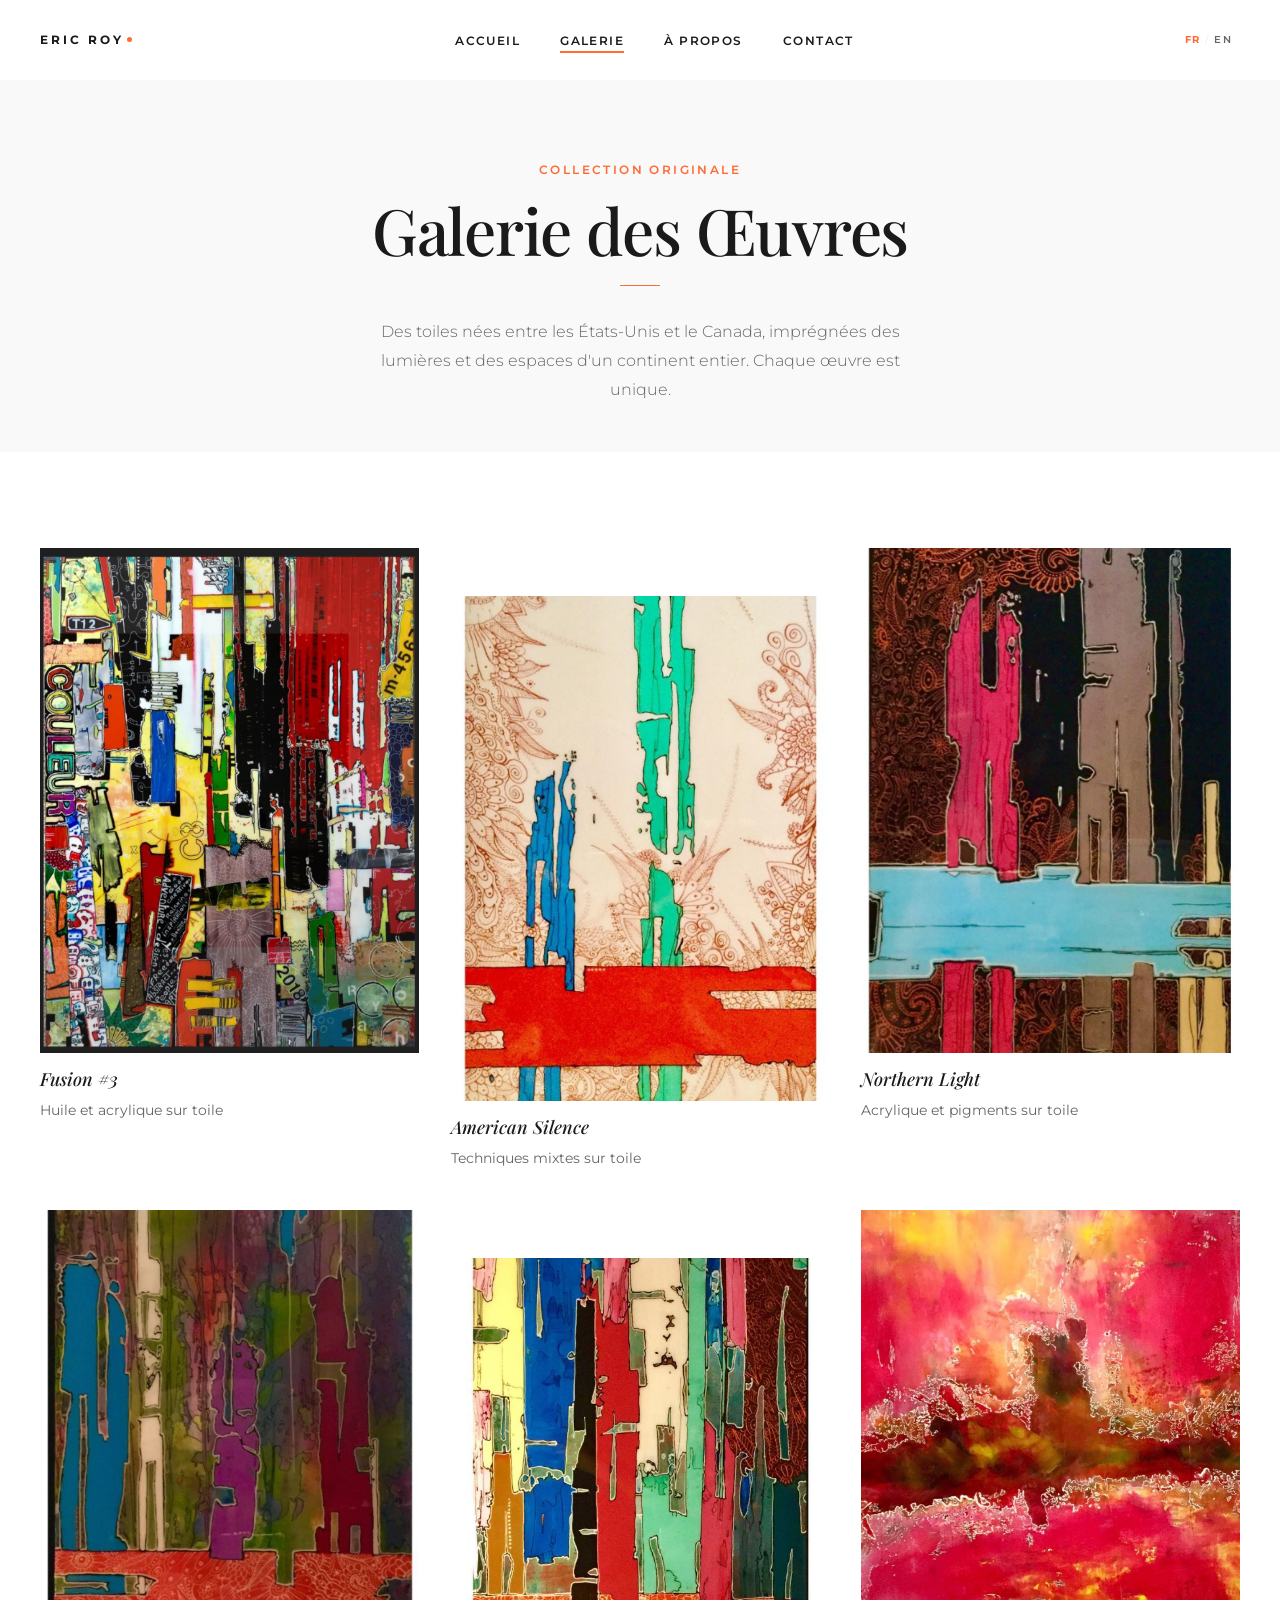
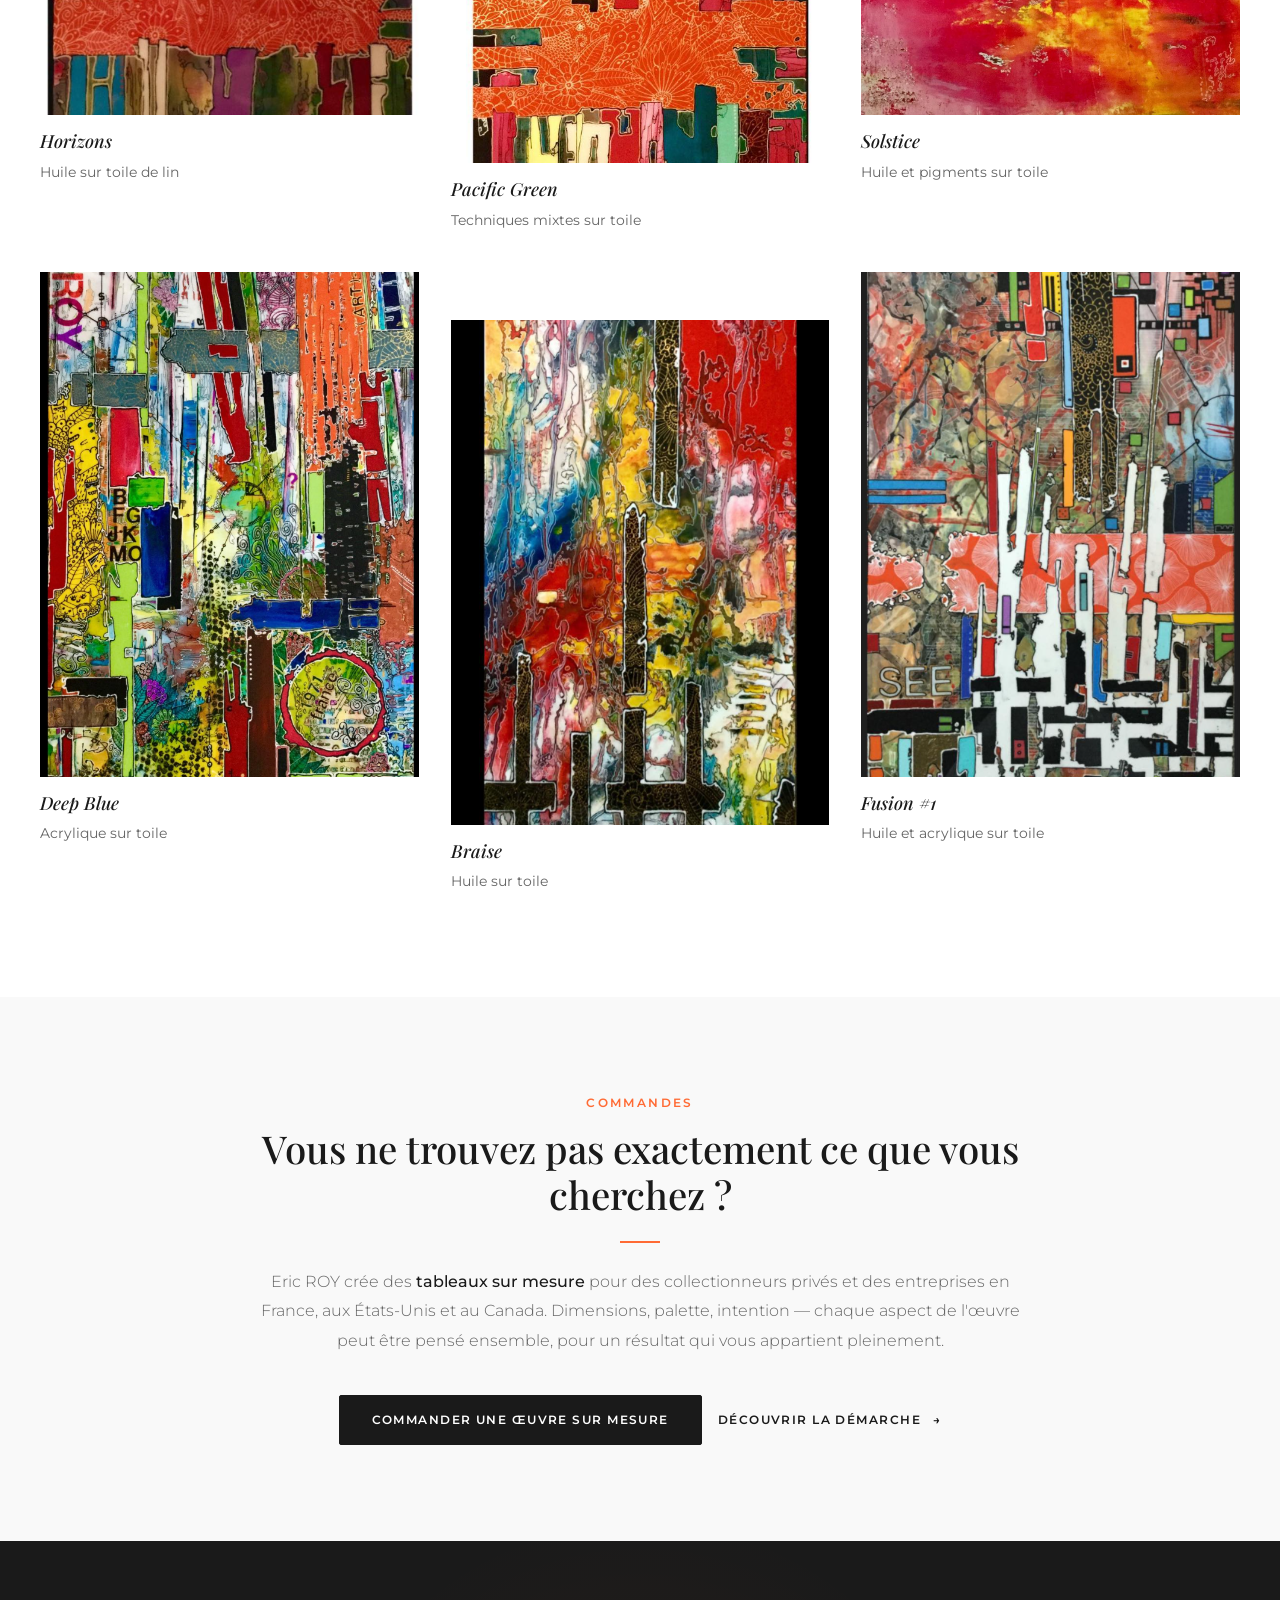
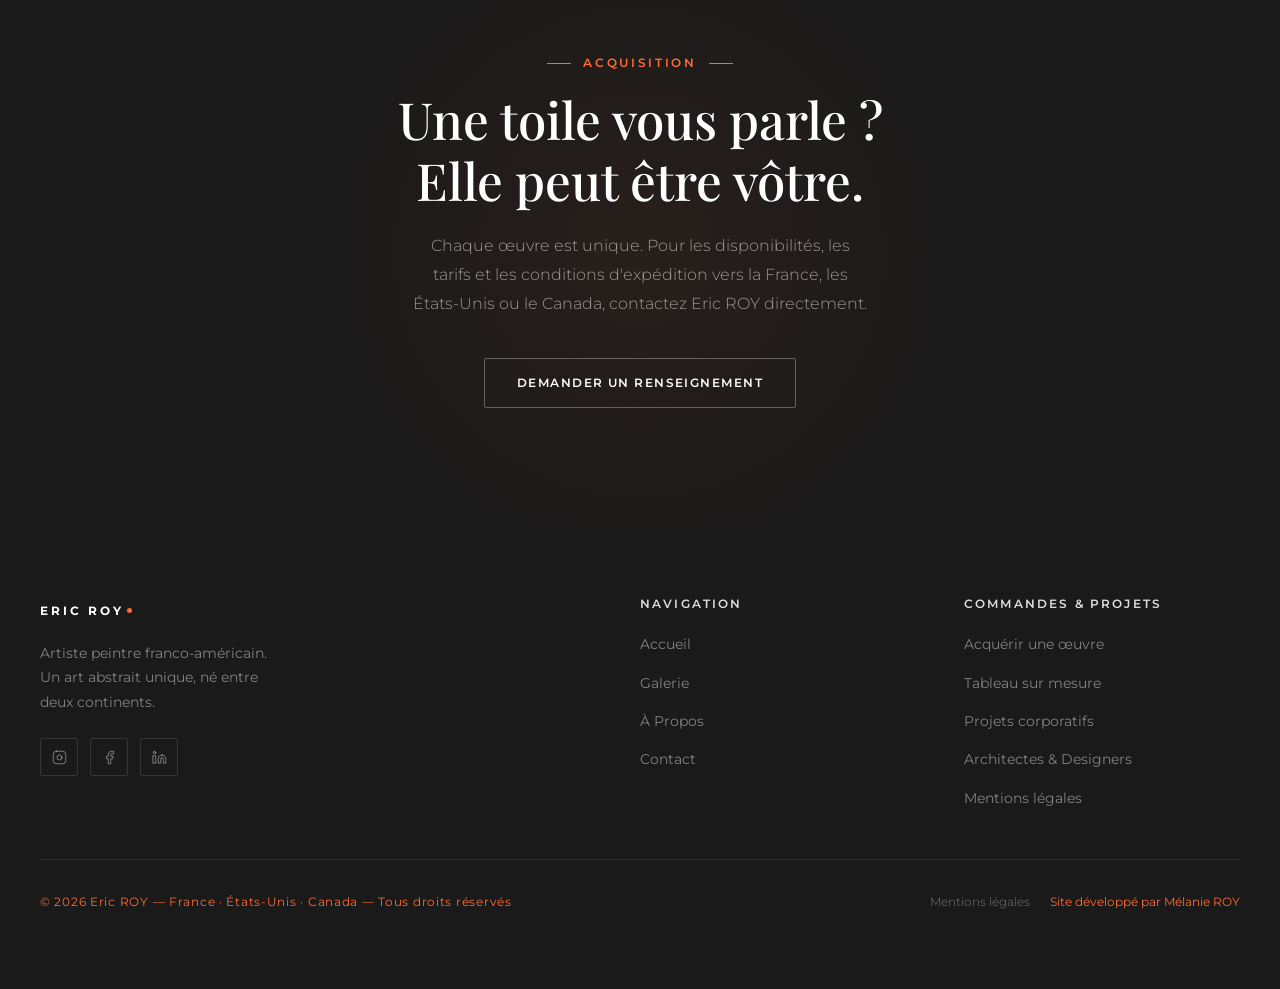
<file: galerie.html>
<!DOCTYPE html>
<html lang="fr">
<head>
  <meta charset="UTF-8">
  <meta name="viewport" content="width=device-width, initial-scale=1.0">
  <meta name="description" content="Galerie d'Eric ROY — Peintures abstraites originales créées entre la France, les États-Unis et le Canada. Œuvres uniques, jamais reproduites.">
  <meta name="author" content="Eric ROY">
  <meta property="og:title" content="Galerie — Eric ROY | Art Abstrait Unique, France, États-Unis, Canada">
  <meta property="og:description" content="Découvrez les peintures abstraites originales d'Eric ROY — des œuvres nées entre deux continents, uniques et jamais reproduites.">
  <meta property="og:type" content="website">
  <title>Galerie — Eric ROY | Art Abstrait Unique, France, États-Unis, Canada</title>

  <link rel="icon" href="/assets/logo.png" type="image/png">
  <link rel="preconnect" href="https://fonts.googleapis.com">
  <link rel="preconnect" href="https://fonts.gstatic.com" crossorigin>
  <link rel="stylesheet" href="https://fonts.googleapis.com/css2?family=Playfair+Display:ital,wght@0,400;0,500;0,700;1,400;1,700&family=Montserrat:wght@300;400;500;600;700&display=swap">

  <link rel="stylesheet" href="/css/global.css">
  <link rel="stylesheet" href="/css/components.css">
  <link rel="stylesheet" href="/css/pages.css">

  <script src="/js/components.js" defer></script>
  <script src="/js/i18n.js" defer></script>
  <script src="/js/main.js" defer></script>
</head>
<body>

  <main id="main-content" tabindex="-1">

    <!-- ======================================================
         EN-TÊTE DE PAGE
         ====================================================== -->
    <section class="page-hero section--alt" aria-labelledby="gallery-title">
      <div class="container">
        <span class="section-subtitle animate-in" data-i18n="gallery.subtitle">Collection Originale</span>
        <h1 class="page-hero-title animate-in animate-in--delay-1" id="gallery-title" data-i18n="gallery.title">Galerie des Œuvres</h1>
        <div class="divider divider--center animate-in animate-in--delay-1" aria-hidden="true"></div>
        <p class="page-hero-desc animate-in animate-in--delay-2" data-i18n="gallery.hero_desc">
          Des toiles nées entre les États-Unis et le Canada, imprégnées
          des lumières et des espaces d'un continent entier. Chaque œuvre
          est unique.
        </p>
      </div>
    </section>


    <!-- ======================================================
         GRILLE DES ŒUVRES
         ====================================================== -->
    <section class="section" aria-label="Collection complète des œuvres d'Eric ROY">
      <div class="container">

        <div class="gallery-grid" role="list" aria-label="Galerie des peintures abstraites">

          <!-- Œuvre 1 -->
          <article class="card animate-in" role="listitem">
            <div class="card-image">
              <img class="card-placeholder" src="/assets/gallery_1.png" alt="Fusion #3 — Huile et acrylique sur toile" loading="lazy">
              <span class="card-accent-line" aria-hidden="true"></span>
            </div>
            <div class="card-body">
              <h2 class="card-title">Fusion #3</h2>
              <div class="card-meta">
                <span class="card-technique" data-i18n="gallery.fusion3_tech">Huile et acrylique sur toile</span>
              </div>
            </div>
          </article>

          <!-- Œuvre 2 -->
          <article class="card animate-in animate-in--delay-1" role="listitem">
            <div class="card-image">
              <img class="card-placeholder" src="/assets/gallery_2.png" alt="American Silence — Techniques mixtes sur toile" loading="lazy">
              <span class="card-accent-line" aria-hidden="true"></span>
            </div>
            <div class="card-body">
              <h2 class="card-title">American Silence</h2>
              <div class="card-meta">
                <span class="card-technique" data-i18n="gallery.silence_tech">Techniques mixtes sur toile</span>
              </div>
            </div>
          </article>

          <!-- Œuvre 3 -->
          <article class="card animate-in animate-in--delay-2" role="listitem">
            <div class="card-image">
              <img class="card-placeholder" src="/assets/gallery_3.png" alt="Northern Light — Acrylique et pigments sur toile" loading="lazy">
              <span class="card-accent-line" aria-hidden="true"></span>
            </div>
            <div class="card-body">
              <h2 class="card-title">Northern Light</h2>
              <div class="card-meta">
                <span class="card-technique" data-i18n="gallery.light_tech">Acrylique et pigments sur toile</span>
              </div>
            </div>
          </article>

          <!-- Œuvre 4 -->
          <article class="card animate-in" role="listitem">
            <div class="card-image">
              <img class="card-placeholder" src="/assets/gallery_4.png" alt="Horizons — Huile sur toile de lin" loading="lazy">
              <span class="card-accent-line" aria-hidden="true"></span>
            </div>
            <div class="card-body">
              <h2 class="card-title">Horizons</h2>
              <div class="card-meta">
                <span class="card-technique" data-i18n="gallery.horizons_tech">Huile sur toile de lin</span>
              </div>
            </div>
          </article>

          <!-- Œuvre 5 -->
          <article class="card animate-in animate-in--delay-1" role="listitem">
            <div class="card-image">
              <img class="card-placeholder" src="/assets/gallery_5.png" alt="Pacific Green — Techniques mixtes sur toile" loading="lazy">
              <span class="card-accent-line" aria-hidden="true"></span>
            </div>
            <div class="card-body">
              <h2 class="card-title">Pacific Green</h2>
              <div class="card-meta">
                <span class="card-technique" data-i18n="gallery.pacific_tech">Techniques mixtes sur toile</span>
              </div>
            </div>
          </article>

          <!-- Œuvre 6 -->
          <article class="card animate-in animate-in--delay-2" role="listitem">
            <div class="card-image">
              <img class="card-placeholder" src="/assets/gallery_6.png" alt="Solstice — Huile et pigments sur toile" loading="lazy">
              <span class="card-accent-line" aria-hidden="true"></span>
            </div>
            <div class="card-body">
              <h2 class="card-title">Solstice</h2>
              <div class="card-meta">
                <span class="card-technique" data-i18n="gallery.solstice_tech">Huile et pigments sur toile</span>
              </div>
            </div>
          </article>

          <!-- Œuvre 7 -->
          <article class="card animate-in" role="listitem">
            <div class="card-image">
              <img class="card-placeholder" src="/assets/gallery_7.png" alt="Deep Blue — Acrylique sur toile" loading="lazy">
              <span class="card-accent-line" aria-hidden="true"></span>
            </div>
            <div class="card-body">
              <h2 class="card-title">Deep Blue</h2>
              <div class="card-meta">
                <span class="card-technique" data-i18n="gallery.blue_tech">Acrylique sur toile</span>
              </div>
            </div>
          </article>

          <!-- Œuvre 8 -->
          <article class="card animate-in animate-in--delay-1" role="listitem">
            <div class="card-image">
              <img class="card-placeholder" src="/assets/gallary_8.png" alt="Braise — Huile sur toile" loading="lazy">
              <span class="card-accent-line" aria-hidden="true"></span>
            </div>
            <div class="card-body">
              <h2 class="card-title">Braise</h2>
              <div class="card-meta">
                <span class="card-technique" data-i18n="gallery.braise_tech">Huile sur toile</span>
              </div>
            </div>
          </article>

          <!-- Œuvre 9 -->
          <article class="card animate-in animate-in--delay-2" role="listitem">
            <div class="card-image">
              <img class="card-placeholder" src="/assets/gallery_9.png" alt="Fusion #1 — Huile et acrylique sur toile" loading="lazy">
              <span class="card-accent-line" aria-hidden="true"></span>
            </div>
            <div class="card-body">
              <h2 class="card-title">Fusion #1</h2>
              <div class="card-meta">
                <span class="card-technique" data-i18n="gallery.fusion1_tech">Huile et acrylique sur toile</span>
              </div>
            </div>
          </article>

        </div>

      </div>
    </section>


    <!-- ======================================================
         SECTION — ŒUVRES SUR MESURE (teaser)
         ====================================================== -->
    <section class="section section--alt" aria-label="Commandes sur mesure">
      <div class="container">
        <div style="max-width:760px; margin-inline:auto; text-align:center;" class="animate-in">

          <span class="section-subtitle" data-i18n="gallery.custom_subtitle">Commandes</span>
          <h2 class="section-title" style="margin-top:var(--space-3);" data-i18n="gallery.custom_title">
            Vous ne trouvez pas exactement ce que vous cherchez&nbsp;?
          </h2>
          <div class="divider divider--center" style="margin-block:var(--space-6);" aria-hidden="true"></div>
          <p style="font-size:var(--text-base); font-weight:var(--weight-light); color:var(--color-text-secondary); line-height:1.85; margin-bottom:var(--space-10);" data-i18n-html="gallery.custom_desc">
            Eric ROY crée des <strong style="font-weight:var(--weight-medium); color:var(--color-text-primary);">tableaux sur mesure</strong>
            pour des collectionneurs privés et des entreprises en France, aux États-Unis
            et au Canada. Dimensions, palette, intention — chaque aspect de l'œuvre peut
            être pensé ensemble, pour un résultat qui vous appartient pleinement.
          </p>

          <div style="display:flex; flex-wrap:wrap; gap:var(--space-4); justify-content:center;">
            <a href="/contact.html" class="btn btn--primary" data-i18n="gallery.custom_btn1">Commander une œuvre sur mesure</a>
            <a href="/a-propos.html" class="btn btn--ghost" data-i18n="gallery.custom_btn2">Découvrir la démarche</a>
          </div>

        </div>
      </div>
    </section>


    <!-- ======================================================
         CTA ACQUISITION
         ====================================================== -->
    <section class="cta-section" aria-labelledby="gallery-cta-title">
      <div class="container">
        <p class="cta-label animate-in" data-i18n="gallery.cta_label">Acquisition</p>
        <h2 class="cta-title animate-in animate-in--delay-1" id="gallery-cta-title" data-i18n-html="gallery.cta_title">
          Une toile vous parle&nbsp;?<br>
          Elle peut être vôtre.
        </h2>
        <p class="cta-description animate-in animate-in--delay-2" data-i18n="gallery.cta_desc">
          Chaque œuvre est unique. Pour les disponibilités,
          les tarifs et les conditions d'expédition vers la France, les États-Unis
          ou le Canada, contactez Eric ROY directement.
        </p>
        <div class="animate-in animate-in--delay-3">
          <a href="/contact.html" class="btn btn--outline" data-i18n="gallery.cta_btn">Demander un renseignement</a>
        </div>
      </div>
    </section>

  </main>

</body>
</html>
</file>
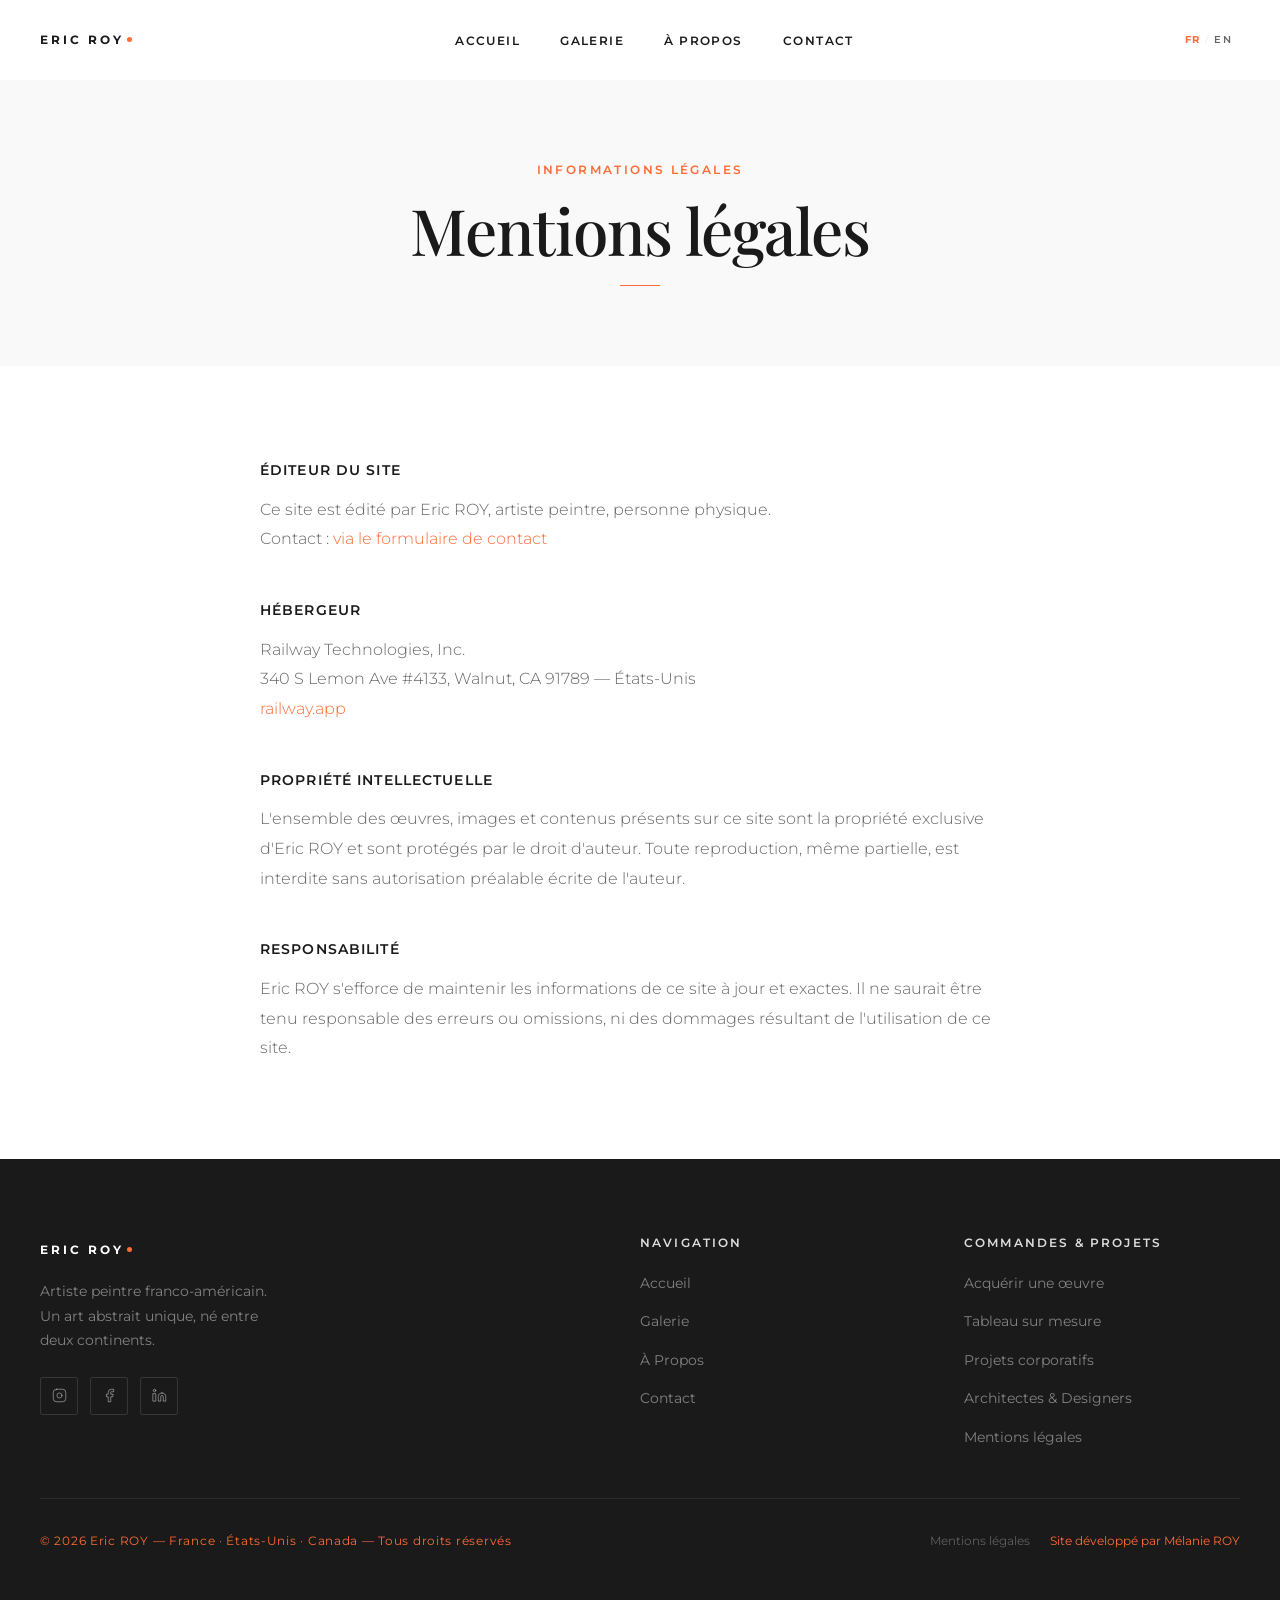
<file: mentions-legales.html>
<!DOCTYPE html>
<html lang="fr">
<head>
  <meta charset="UTF-8">
  <meta name="viewport" content="width=device-width, initial-scale=1.0">
  <meta name="description" content="Mentions légales du site Eric ROY — artiste peintre abstrait.">
  <meta name="author" content="Eric ROY">
  <title>Mentions légales — Eric ROY</title>

  <link rel="icon" href="/assets/logo.png" type="image/png">
  <link rel="preconnect" href="https://fonts.googleapis.com">
  <link rel="preconnect" href="https://fonts.gstatic.com" crossorigin>
  <link rel="stylesheet" href="https://fonts.googleapis.com/css2?family=Playfair+Display:ital,wght@0,400;0,500;0,700;1,400;1,700&family=Montserrat:wght@300;400;500;600;700&display=swap">

  <link rel="stylesheet" href="/css/global.css">
  <link rel="stylesheet" href="/css/components.css">
  <link rel="stylesheet" href="/css/pages.css">

  <script src="/js/components.js" defer></script>
  <script src="/js/i18n.js" defer></script>
  <script src="/js/main.js" defer></script>
</head>
<body>

  <main id="main-content" tabindex="-1">

    <section class="page-hero section--alt" aria-labelledby="legal-title">
      <div class="container">
        <span class="section-subtitle animate-in" data-i18n="legal.subtitle">Informations légales</span>
        <h1 class="page-hero-title animate-in animate-in--delay-1" id="legal-title" data-i18n="legal.title">Mentions légales</h1>
        <div class="divider divider--center animate-in animate-in--delay-1" aria-hidden="true"></div>
      </div>
    </section>

    <section class="section" aria-label="Contenu des mentions légales">
      <div class="container">
        <div style="max-width:760px; margin-inline:auto;">

          <div style="margin-bottom:var(--space-12);" class="animate-in">
            <h2 style="font-family:var(--font-sans); font-size:var(--text-sm); font-weight:var(--weight-semibold); letter-spacing:0.08em; text-transform:uppercase; margin-bottom:var(--space-4); color:var(--color-text-primary);" data-i18n="legal.editor_title">Éditeur du site</h2>
            <p style="font-size:var(--text-base); font-weight:var(--weight-light); color:var(--color-text-secondary); line-height:1.85;" data-i18n-html="legal.editor_text">
              Ce site est édité par Eric ROY, artiste peintre, personne physique.<br>
              Contact : <a href="/contact.html" style="color:var(--color-accent);">via le formulaire de contact</a>
            </p>
          </div>

          <div style="margin-bottom:var(--space-12);" class="animate-in animate-in--delay-1">
            <h2 style="font-family:var(--font-sans); font-size:var(--text-sm); font-weight:var(--weight-semibold); letter-spacing:0.08em; text-transform:uppercase; margin-bottom:var(--space-4); color:var(--color-text-primary);" data-i18n="legal.host_title">Hébergeur</h2>
            <p style="font-size:var(--text-base); font-weight:var(--weight-light); color:var(--color-text-secondary); line-height:1.85;" data-i18n-html="legal.host_text">
              Railway Technologies, Inc.<br>
              340 S Lemon Ave #4133, Walnut, CA 91789 — États-Unis<br>
              <a href="https://railway.app" target="_blank" rel="noopener noreferrer" style="color:var(--color-accent);">railway.app</a>
            </p>
          </div>

          <div style="margin-bottom:var(--space-12);" class="animate-in animate-in--delay-2">
            <h2 style="font-family:var(--font-sans); font-size:var(--text-sm); font-weight:var(--weight-semibold); letter-spacing:0.08em; text-transform:uppercase; margin-bottom:var(--space-4); color:var(--color-text-primary);" data-i18n="legal.ip_title">Propriété intellectuelle</h2>
            <p style="font-size:var(--text-base); font-weight:var(--weight-light); color:var(--color-text-secondary); line-height:1.85;" data-i18n="legal.ip_text">
              L'ensemble des œuvres, images et contenus présents sur ce site sont la propriété exclusive d'Eric ROY et sont protégés par le droit d'auteur. Toute reproduction, même partielle, est interdite sans autorisation préalable écrite de l'auteur.
            </p>
          </div>

          <div class="animate-in animate-in--delay-3">
            <h2 style="font-family:var(--font-sans); font-size:var(--text-sm); font-weight:var(--weight-semibold); letter-spacing:0.08em; text-transform:uppercase; margin-bottom:var(--space-4); color:var(--color-text-primary);" data-i18n="legal.liability_title">Responsabilité</h2>
            <p style="font-size:var(--text-base); font-weight:var(--weight-light); color:var(--color-text-secondary); line-height:1.85;" data-i18n="legal.liability_text">
              Eric ROY s'efforce de maintenir les informations de ce site à jour et exactes. Il ne saurait être tenu responsable des erreurs ou omissions, ni des dommages résultant de l'utilisation de ce site.
            </p>
          </div>

        </div>
      </div>
    </section>

  </main>

</body>
</html>
</file>
<file: css/global.css>
/* ============================================================
   global.css — Variables, Reset Moderne, Typographie, Layout
   Eric ROY | Portfolio Artistique
   ============================================================ */

/* ============================================================
   GOOGLE FONTS
   ============================================================ */
@import url('https://fonts.googleapis.com/css2?family=Playfair+Display:ital,wght@0,400;0,500;0,700;1,400;1,700&family=Montserrat:wght@300;400;500;600;700&display=swap');


/* ============================================================
   DESIGN TOKENS — Variables CSS Centralisées
   ============================================================ */
:root {
  /* --- Palette de couleurs --- */
  --color-white:           #FFFFFF;
  --color-bg-primary:      #FFFFFF;
  --color-bg-secondary:    #F9F9F9;
  --color-text-primary:    #1A1A1A;
  --color-text-secondary:  #666666;
  --color-accent:          #FF6B35;          /* Orange vibrant — signature de l'artiste */
  --color-accent-dark:     #E05520;
  --color-border:          #E8E8E8;
  --color-border-light:    #F2F2F2;

  /* --- Typographie --- */
  --font-serif:  'Playfair Display', Georgia, 'Times New Roman', serif;
  --font-sans:   'Montserrat', 'Inter', -apple-system, BlinkMacSystemFont, sans-serif;

  /* --- Échelle de tailles --- */
  --text-xs:    0.75rem;     /* 12px */
  --text-sm:    0.875rem;    /* 14px */
  --text-base:  1rem;        /* 16px */
  --text-md:    1.125rem;    /* 18px */
  --text-lg:    1.25rem;     /* 20px */
  --text-xl:    1.5rem;      /* 24px */
  --text-2xl:   2rem;        /* 32px */
  --text-3xl:   2.5rem;      /* 40px */
  --text-4xl:   3.5rem;      /* 56px */
  --text-5xl:   4.5rem;      /* 72px */

  /* --- Graisse --- */
  --weight-light:    300;
  --weight-regular:  400;
  --weight-medium:   500;
  --weight-semibold: 600;
  --weight-bold:     700;

  /* --- Espacement (échelle × 4px) --- */
  --space-1:   0.25rem;   /*  4px */
  --space-2:   0.5rem;    /*  8px */
  --space-3:   0.75rem;   /* 12px */
  --space-4:   1rem;      /* 16px */
  --space-5:   1.25rem;   /* 20px */
  --space-6:   1.5rem;    /* 24px */
  --space-8:   2rem;      /* 32px */
  --space-10:  2.5rem;    /* 40px */
  --space-12:  3rem;      /* 48px */
  --space-16:  4rem;      /* 64px */
  --space-20:  5rem;      /* 80px */
  --space-24:  6rem;      /* 96px */
  --space-32:  8rem;      /* 128px */

  /* --- Layout --- */
  --container-max:     1320px;
  --container-padding: clamp(1.25rem, 4vw, 2.5rem);
  --header-height:     80px;

  /* --- Transitions --- */
  --transition-fast:   150ms ease;
  --transition-base:   300ms ease;
  --transition-slow:   500ms ease;
  --transition-xslow:  800ms cubic-bezier(0.25, 0.46, 0.45, 0.94);

  /* --- Ombres --- */
  --shadow-sm:   0 1px 3px rgba(0, 0, 0, 0.05);
  --shadow-md:   0 4px 16px rgba(0, 0, 0, 0.08);
  --shadow-lg:   0 8px 32px rgba(0, 0, 0, 0.12);

  /* --- Rayons --- */
  --radius-sm:  2px;
  --radius-md:  4px;
  --radius-lg:  8px;
}


/* ============================================================
   RESET CSS MODERNE
   ============================================================ */
*, *::before, *::after {
  box-sizing: border-box;
  margin: 0;
  padding: 0;
}

html {
  font-size: 16px;
  scroll-behavior: smooth;
  -webkit-text-size-adjust: 100%;
  text-size-adjust: 100%;
  hanging-punctuation: first last;
}

body {
  font-family: var(--font-sans);
  font-size: var(--text-base);
  font-weight: var(--weight-regular);
  line-height: 1.65;
  color: var(--color-text-primary);
  background-color: var(--color-bg-primary);
  -webkit-font-smoothing: antialiased;
  -moz-osx-font-smoothing: grayscale;
  overflow-x: hidden;
  min-height: 100vh;
}

img, svg, video, canvas, audio, iframe, embed, object {
  display: block;
  max-width: 100%;
}

img { height: auto; }

input, button, textarea, select { font: inherit; }

p, h1, h2, h3, h4, h5, h6 { overflow-wrap: break-word; }

h1, h2, h3, h4, h5, h6 {
  font-family: var(--font-serif);
  font-weight: var(--weight-medium);
  line-height: 1.2;
  color: var(--color-text-primary);
}

a {
  color: inherit;
  text-decoration: none;
}

ul, ol { list-style: none; }

button {
  cursor: pointer;
  border: none;
  background: none;
}

address { font-style: normal; }


/* ============================================================
   TYPOGRAPHIE
   ============================================================ */
.text-serif { font-family: var(--font-serif); }
.text-sans  { font-family: var(--font-sans); }

.section-subtitle {
  font-family: var(--font-sans);
  font-size: var(--text-xs);
  font-weight: var(--weight-semibold);
  letter-spacing: 0.2em;
  text-transform: uppercase;
  color: var(--color-accent);
  margin-bottom: var(--space-3);
  display: block;
}

.section-title {
  font-family: var(--font-serif);
  font-size: clamp(1.75rem, 3vw, 2.75rem);
  font-weight: var(--weight-medium);
  line-height: 1.2;
  margin-bottom: var(--space-4);
}

.section-description {
  font-family: var(--font-sans);
  font-size: var(--text-base);
  font-weight: var(--weight-light);
  color: var(--color-text-secondary);
  line-height: 1.75;
  max-width: 560px;
}


/* ============================================================
   LAYOUT
   ============================================================ */
.container {
  width: 100%;
  max-width: var(--container-max);
  margin-inline: auto;
  padding-inline: var(--container-padding);
}

.section {
  padding-block: clamp(4rem, 8vw, 6rem);
}

.section--alt {
  background-color: var(--color-bg-secondary);
}

/* Diviseur décoratif */
.divider {
  width: 40px;
  height: 1.5px;
  background-color: var(--color-accent);
  margin-bottom: var(--space-8);
}

.divider--center { margin-inline: auto; }

/* Accessibilité : élément visuellement masqué mais lisible */
.sr-only {
  position: absolute;
  width: 1px;
  height: 1px;
  padding: 0;
  margin: -1px;
  overflow: hidden;
  clip: rect(0, 0, 0, 0);
  white-space: nowrap;
  border: 0;
}

/* Focus visible — accessibilité clavier */
:focus-visible {
  outline: 2px solid var(--color-accent);
  outline-offset: 3px;
  border-radius: var(--radius-sm);
}
</file>
<file: css/components.css>
/* ============================================================
   components.css — Header, Footer, Boutons, Cartes
   Eric ROY | Portfolio Artistique
   ============================================================ */


/* ============================================================
   HEADER
   ============================================================ */
.site-header {
  position: fixed;
  top: 0;
  left: 0;
  right: 0;
  z-index: 1000;
  height: var(--header-height);
  background-color: transparent;
  transition:
    background-color var(--transition-base),
    box-shadow       var(--transition-base);
}

/* État au scroll : devient opaque avec flou */
.site-header.is-scrolled {
  background-color: rgba(255, 255, 255, 0.95);
  backdrop-filter: blur(12px);
  -webkit-backdrop-filter: blur(12px);
  box-shadow: 0 1px 0 var(--color-border-light);
}

.header-inner {
  display: flex;
  align-items: center;
  justify-content: space-between;
  height: 100%;
}

/* --- Logo --- */
.site-logo {
  display: inline-flex;
  align-items: center;
  font-family: var(--font-sans);
  font-size: var(--text-xs);
  font-weight: var(--weight-bold);
  letter-spacing: 0.25em;
  text-transform: uppercase;
  color: var(--color-text-primary);
  transition: opacity var(--transition-fast);
  user-select: none;
}

.site-logo:hover { opacity: 0.7; }

/* Le point orange — clin d'œil de l'artiste */
.logo-dot {
  display: inline-block;
  width: 5px;
  height: 5px;
  border-radius: 50%;
  background-color: var(--color-accent);
  margin-left: 3px;
  flex-shrink: 0;
  transition: transform var(--transition-base);
}

.site-logo:hover .logo-dot {
  transform: scale(1.5);
}

/* --- Navigation Desktop (masquée sur mobile) --- */
.site-nav { display: none; }

.site-nav ul {
  display: flex;
  align-items: center;
  gap: var(--space-10);
}

.nav-link {
  position: relative;
  font-family: var(--font-sans);
  font-size: var(--text-xs);
  font-weight: var(--weight-semibold);
  letter-spacing: 0.12em;
  text-transform: uppercase;
  color: var(--color-text-primary);
  padding-bottom: 3px;
  transition: color var(--transition-fast);
}

/* Ligne orange animée sous le lien */
.nav-link::after {
  content: '';
  position: absolute;
  bottom: -2px;
  left: 0;
  width: 0;
  height: 1.5px;
  background-color: var(--color-accent);
  transition: width var(--transition-base);
}

.nav-link:hover::after,
.nav-link.is-active::after {
  width: 100%;
}

/* --- Bouton Burger (mobile uniquement) --- */
.burger-btn {
  display: flex;
  flex-direction: column;
  justify-content: center;
  gap: 5px;
  width: 40px;
  height: 40px;
  cursor: pointer;
  padding: var(--space-2);
  background: none;
  border: none;
  z-index: 1100;
  position: relative;
}

.burger-line {
  display: block;
  width: 22px;
  height: 1.5px;
  background-color: var(--color-text-primary);
  transition:
    transform var(--transition-base),
    opacity   var(--transition-base),
    width     var(--transition-base);
  transform-origin: center;
}

/* Animation → croix */
.burger-btn.is-active .burger-line:nth-child(1) {
  transform: translateY(6.5px) rotate(45deg);
}
.burger-btn.is-active .burger-line:nth-child(2) {
  opacity: 0;
  transform: scaleX(0);
}
.burger-btn.is-active .burger-line:nth-child(3) {
  transform: translateY(-6.5px) rotate(-45deg);
}

/* --- Menu Mobile (overlay plein écran) --- */
.mobile-nav {
  position: fixed;
  inset: 0;
  background-color: var(--color-bg-primary);
  z-index: 999;
  display: flex;
  flex-direction: column;
  align-items: center;
  justify-content: center;
  opacity: 0;
  visibility: hidden;
  transition:
    opacity    var(--transition-base),
    visibility var(--transition-base);
}

.mobile-nav.is-open {
  opacity: 1;
  visibility: visible;
}

.mobile-nav ul {
  display: flex;
  flex-direction: column;
  align-items: center;
  gap: var(--space-8);
}

.mobile-nav .nav-link {
  font-family: var(--font-serif);
  font-size: clamp(1.5rem, 5vw, 2rem);
  font-weight: var(--weight-regular);
  letter-spacing: 0.03em;
  text-transform: none;
}

/* --- Groupe actions (toggle langue + burger) --- */
.header-actions {
  display: flex;
  align-items: center;
  gap: var(--space-2);
}

/* --- Toggle FR / EN --- */
.lang-toggle {
  display: flex;
  align-items: center;
  gap: 4px;
  background: none;
  border: none;
  cursor: pointer;
  font-family: var(--font-sans);
  font-size: 10px;
  font-weight: var(--weight-semibold);
  letter-spacing: 0.14em;
  padding: 5px 8px;
  border-radius: var(--radius-sm);
  transition: background-color var(--transition-fast);
}

.lang-toggle:hover {
  background-color: rgba(0, 0, 0, 0.04);
}

.lang-opt {
  color: var(--color-text-secondary);
  transition: color var(--transition-fast);
}

.lang-opt.is-active {
  color: var(--color-accent);
  font-weight: var(--weight-bold);
}

.lang-sep {
  color: var(--color-border-light);
}

/* --- Breakpoint desktop : nav visible, burger masqué --- */
@media (min-width: 768px) {
  .site-nav   { display: flex; }
  .burger-btn { display: none; }
}


/* ============================================================
   FOOTER
   ============================================================ */
.site-footer {
  background-color: var(--color-text-primary);
  color: rgba(255, 255, 255, 0.65);
  padding-block: clamp(3rem, 6vw, 5rem);
}

.footer-inner {
  display: grid;
  grid-template-columns: 1fr;
  gap: var(--space-12);
  margin-bottom: var(--space-12);
}

/* Colonne marque */
.footer-brand .site-logo {
  color: var(--color-white);
  margin-bottom: var(--space-5);
}

.footer-tagline {
  font-size: var(--text-sm);
  line-height: 1.75;
  color: rgba(255, 255, 255, 0.45);
  max-width: 240px;
}

/* Titre de colonne */
.footer-col-title {
  font-family: var(--font-sans);
  font-size: var(--text-xs);
  font-weight: var(--weight-semibold);
  letter-spacing: 0.18em;
  text-transform: uppercase;
  color: rgba(255, 255, 255, 0.85);
  margin-bottom: var(--space-5);
}

/* Liens de navigation footer */
.footer-nav ul {
  display: flex;
  flex-direction: column;
  gap: var(--space-3);
}

.footer-nav a {
  font-size: var(--text-sm);
  color: rgba(255, 255, 255, 0.45);
  transition: color var(--transition-fast);
}

.footer-nav a:hover { color: var(--color-accent); }

/* Réseaux sociaux */
.footer-social {
  display: flex;
  gap: var(--space-3);
  margin-top: var(--space-6);
}

.social-link {
  display: flex;
  align-items: center;
  justify-content: center;
  width: 38px;
  height: 38px;
  border: 1px solid rgba(255, 255, 255, 0.12);
  border-radius: var(--radius-sm);
  color: rgba(255, 255, 255, 0.45);
  transition:
    border-color var(--transition-fast),
    color        var(--transition-fast);
}

.social-link:hover {
  border-color: var(--color-accent);
  color: var(--color-accent);
}

/* Bande du bas */
.footer-bottom {
  padding-top: var(--space-8);
  border-top: 1px solid rgba(255, 255, 255, 0.07);
  display: flex;
  flex-direction: column;
  gap: var(--space-3);
}

.footer-copy {
  font-size: var(--text-xs);
  color: rgba(255, 255, 255, 0.3);
  letter-spacing: 0.06em;
}

.footer-legal {
  display: flex;
  flex-wrap: wrap;
  gap: var(--space-5);
}

.footer-legal a {
  font-size: var(--text-xs);
  color: rgba(255, 255, 255, 0.3);
  transition: color var(--transition-fast);
}

.footer-legal a:hover { color: rgba(255, 255, 255, 0.65); }

@media (min-width: 768px) {
  .footer-inner {
    grid-template-columns: 2fr 1fr 1fr;
  }

  .footer-bottom {
    flex-direction: row;
    align-items: center;
    justify-content: space-between;
  }
}


/* ============================================================
   BOUTONS
   ============================================================ */
.btn {
  display: inline-flex;
  align-items: center;
  justify-content: center;
  gap: var(--space-2);
  padding: 0.875rem var(--space-8);
  font-family: var(--font-sans);
  font-size: var(--text-xs);
  font-weight: var(--weight-semibold);
  letter-spacing: 0.12em;
  text-transform: uppercase;
  border-radius: var(--radius-sm);
  transition: all var(--transition-base);
  cursor: pointer;
  white-space: nowrap;
  position: relative;
}

/* Bouton principal — fond sombre */
.btn--primary {
  background-color: var(--color-text-primary);
  color: var(--color-white);
  border: 1.5px solid var(--color-text-primary);
}

.btn--primary:hover {
  background-color: var(--color-accent);
  border-color: var(--color-accent);
  transform: translateY(-2px);
  box-shadow: 0 6px 20px rgba(255, 107, 53, 0.3);
}

/* Bouton contour */
.btn--outline {
  background-color: transparent;
  color: var(--color-text-primary);
  border: 1.5px solid var(--color-text-primary);
}

.btn--outline:hover {
  background-color: var(--color-accent);
  border-color: var(--color-accent);
  color: var(--color-white);
  transform: translateY(-2px);
}

/* Bouton fantôme — lien avec flèche */
.btn--ghost {
  background-color: transparent;
  color: var(--color-text-primary);
  border: none;
  padding-inline: 0;
  gap: var(--space-3);
}

.btn--ghost::after {
  content: '→';
  display: inline-block;
  transition: transform var(--transition-base);
}

.btn--ghost:hover {
  color: var(--color-accent);
}

.btn--ghost:hover::after {
  transform: translateX(5px);
}


/* ============================================================
   CARTES D'ŒUVRES
   ============================================================ */
.card {
  position: relative;
  display: flex;
  flex-direction: column;
}

/* Conteneur image avec ratio fixe */
.card-image {
  position: relative;
  overflow: hidden;
  aspect-ratio: 3 / 4;
  background-color: var(--color-bg-secondary);
}

.card-image img {
  width: 100%;
  height: 100%;
  object-fit: cover;
  transition: transform var(--transition-slow);
}

/* Zoom subtil au survol */
.card:hover .card-image img,
.card:hover .card-placeholder {
  transform: scale(1.04);
}

.card-placeholder {
  width: 100%;
  height: 100%;
  transition: transform var(--transition-slow);
}

.card-body {
  padding-top: var(--space-4);
  padding-bottom: var(--space-2);
  flex: 1;
}

.card-title {
  font-family: var(--font-serif);
  font-size: var(--text-md);
  font-weight: var(--weight-medium);
  font-style: italic;
  margin-bottom: var(--space-2);
  transition: color var(--transition-fast);
}

.card:hover .card-title { color: var(--color-accent); }

.card-meta {
  display: flex;
  flex-direction: column;
  gap: 3px;
}

.card-technique {
  font-family: var(--font-sans);
  font-size: var(--text-sm);
  color: var(--color-text-secondary);
}

.card-info {
  font-family: var(--font-sans);
  font-size: var(--text-xs);
  color: var(--color-text-secondary);
  letter-spacing: 0.04em;
}

/* Ligne accent animée en bas de l'image */
.card-accent-line {
  position: absolute;
  bottom: 0;
  left: 0;
  width: 0;
  height: 2px;
  background-color: var(--color-accent);
  transition: width var(--transition-slow);
  z-index: 2;
}

.card:hover .card-accent-line { width: 100%; }
</file>
<file: css/pages.css>
/* ============================================================
   pages.css — Styles Spécifiques aux Pages
   Eric ROY | Portfolio Artistique
   ============================================================ */


/* ============================================================
   OFFSET MAIN (compense le header fixe)
   ============================================================ */
main {
  padding-top: var(--header-height);
}


/* ============================================================
   TRANSITION DE PAGE (fade-in à l'entrée)
   ============================================================ */
body {
  opacity: 0;
  transition: opacity 400ms ease;
}

body.page-loaded { opacity: 1; }


/* ============================================================
   ANIMATIONS AU SCROLL (IntersectionObserver)
   ============================================================ */
.animate-in {
  opacity: 0;
  transform: translateY(28px);
  transition: opacity 700ms ease, transform 700ms ease;
}

.animate-in.is-visible {
  opacity: 1;
  transform: translateY(0);
}

/* Délais pour effets en cascade */
.animate-in--delay-1 { transition-delay: 100ms; }
.animate-in--delay-2 { transition-delay: 200ms; }
.animate-in--delay-3 { transition-delay: 320ms; }
.animate-in--delay-4 { transition-delay: 450ms; }


/* ============================================================
   PAGE D'ACCUEIL — HERO
   ============================================================ */
.hero {
  position: relative;
  min-height: 100svh;
  display: flex;
  align-items: center;
  overflow: hidden;
  padding-top: 0;
  background-color: var(--color-bg-primary);
}

/* Halo décoratif orange en arrière-plan */
.hero::before {
  content: '';
  position: absolute;
  top: -15%;
  right: -10%;
  width: 55vw;
  height: 55vw;
  max-width: 700px;
  max-height: 700px;
  border-radius: 50%;
  background: radial-gradient(circle, rgba(255, 107, 53, 0.05) 0%, transparent 68%);
  pointer-events: none;
}

.hero-inner {
  display: grid;
  grid-template-columns: 1fr;
  gap: var(--space-16);
  align-items: center;
  padding-block: var(--space-24);
  width: 100%;
}

.hero-content { max-width: 640px; }

/* Indicateur supérieur */
.hero-eyebrow {
  font-family: var(--font-sans);
  font-size: var(--text-xs);
  font-weight: var(--weight-semibold);
  letter-spacing: 0.22em;
  text-transform: uppercase;
  color: var(--color-accent);
  margin-bottom: var(--space-6);
  display: flex;
  align-items: center;
  gap: var(--space-3);
}

.hero-eyebrow::before {
  content: '';
  display: inline-block;
  width: 30px;
  height: 1px;
  background-color: var(--color-accent);
  flex-shrink: 0;
}

/* Titre principal */
.hero-title {
  font-family: var(--font-serif);
  font-size: clamp(2.6rem, 6vw, 5.5rem);
  font-weight: var(--weight-medium);
  line-height: 1.08;
  letter-spacing: -0.025em;
  color: var(--color-text-primary);
  margin-bottom: var(--space-6);
}

.hero-title em {
  font-style: italic;
  color: var(--color-accent);
}

.hero-description {
  font-family: var(--font-sans);
  font-size: var(--text-md);
  font-weight: var(--weight-light);
  line-height: 1.8;
  color: var(--color-text-secondary);
  margin-bottom: var(--space-10);
  max-width: 480px;
}

.hero-cta {
  display: flex;
  flex-wrap: wrap;
  gap: var(--space-5);
  align-items: center;
}

/* --- Visuel hero (cadre + œuvre) --- */
.hero-visual { position: relative; }

.hero-artwork-frame {
  position: relative;
  aspect-ratio: 4 / 5;
  max-width: 500px;
  margin-inline: auto;
}

/* Cadre décalé décoratif */
.hero-artwork-frame::before {
  content: '';
  position: absolute;
  top: -18px;
  left: -18px;
  right: 18px;
  bottom: 18px;
  border: 1px solid rgba(255, 107, 53, 0.22);
  z-index: 0;
  pointer-events: none;
}

.hero-artwork-placeholder {
  position: relative;
  z-index: 1;
  width: 100%;
  height: 100%;
}

/* Layout 2 colonnes sur écrans larges */
@media (min-width: 1024px) {
  .hero-inner {
    grid-template-columns: 1fr 1fr;
    padding-block: 0;
    min-height: calc(100svh - var(--header-height));
  }
}


/* ============================================================
   PAGE D'ACCUEIL — EN-TÊTES DE SECTION
   ============================================================ */
.section-header {
  margin-bottom: var(--space-12);
}

.section-header--center {
  text-align: center;
}

.section-header--center .divider { margin-inline: auto; }
.section-header--center .section-description { margin-inline: auto; }

/* Lien "Voir tout" sous la grille */
.works-cta {
  margin-top: var(--space-12);
  display: flex;
  justify-content: center;
}


/* ============================================================
   PAGE D'ACCUEIL — GRILLE DES ŒUVRES
   ============================================================ */
.works-grid {
  display: grid;
  grid-template-columns: 1fr;
  gap: var(--space-8);
}

@media (min-width: 580px) {
  .works-grid { grid-template-columns: repeat(2, 1fr); }
}

@media (min-width: 1024px) {
  .works-grid { grid-template-columns: repeat(4, 1fr); }
}


/* ============================================================
   PAGE D'ACCUEIL — SECTION CITATION
   ============================================================ */
.quote-section {
  text-align: center;
  padding-block: clamp(4rem, 10vw, 7rem);
  position: relative;
  overflow: hidden;
}

/* Guillemet géant décoratif */
.quote-mark {
  font-family: var(--font-serif);
  font-size: 8rem;
  line-height: 0.6;
  color: rgba(255, 107, 53, 0.08);
  display: block;
  margin-bottom: var(--space-6);
  user-select: none;
}

.quote-text {
  font-family: var(--font-serif);
  font-size: clamp(1.3rem, 2.8vw, 2.2rem);
  font-weight: var(--weight-regular);
  font-style: italic;
  line-height: 1.55;
  color: var(--color-text-primary);
  max-width: 820px;
  margin-inline: auto;
  margin-bottom: var(--space-6);
}

.quote-author {
  font-family: var(--font-sans);
  font-size: var(--text-xs);
  font-weight: var(--weight-semibold);
  letter-spacing: 0.18em;
  text-transform: uppercase;
  color: var(--color-text-secondary);
}


/* ============================================================
   PAGE D'ACCUEIL — SECTION CTA SOMBRE
   ============================================================ */
.cta-section {
  background-color: var(--color-text-primary);
  color: var(--color-white);
  text-align: center;
  padding-block: clamp(4rem, 10vw, 7rem);
  position: relative;
  overflow: hidden;
}

/* Halo orange en fond */
.cta-section::after {
  content: '';
  position: absolute;
  bottom: -20%;
  left: 50%;
  transform: translateX(-50%);
  width: 60vw;
  height: 60vw;
  max-width: 600px;
  border-radius: 50%;
  background: radial-gradient(circle, rgba(255, 107, 53, 0.06) 0%, transparent 70%);
  pointer-events: none;
}

.cta-label {
  font-family: var(--font-sans);
  font-size: var(--text-xs);
  font-weight: var(--weight-semibold);
  letter-spacing: 0.22em;
  text-transform: uppercase;
  color: var(--color-accent);
  margin-bottom: var(--space-4);
  display: flex;
  align-items: center;
  justify-content: center;
  gap: var(--space-3);
  position: relative;
  z-index: 1;
}

.cta-label::before,
.cta-label::after {
  content: '';
  display: inline-block;
  width: 24px;
  height: 1px;
  background-color: var(--color-accent);
}

.cta-title {
  font-family: var(--font-serif);
  font-size: clamp(1.8rem, 4vw, 3.2rem);
  font-weight: var(--weight-medium);
  color: var(--color-white);
  line-height: 1.2;
  margin-bottom: var(--space-5);
  position: relative;
  z-index: 1;
}

.cta-description {
  font-size: var(--text-base);
  font-weight: var(--weight-light);
  color: rgba(255, 255, 255, 0.55);
  max-width: 460px;
  margin-inline: auto;
  margin-bottom: var(--space-10);
  line-height: 1.8;
  position: relative;
  z-index: 1;
}

.cta-section .btn--outline {
  border-color: rgba(255, 255, 255, 0.3);
  color: var(--color-white);
  position: relative;
  z-index: 1;
}

.cta-section .btn--outline:hover {
  background-color: var(--color-accent);
  border-color: var(--color-accent);
  color: var(--color-white);
}


/* ============================================================
   PLACEHOLDERS CSS — ART ABSTRAIT (remplace les vraies images)
   ============================================================ */

/* Hero — composition chaude */
.artwork-hero {
  background:
    radial-gradient(ellipse at 15% 80%, rgba(255, 107, 53, 0.85) 0%, transparent 45%),
    radial-gradient(ellipse at 80% 20%, rgba(255, 165, 80, 0.6) 0%, transparent 40%),
    radial-gradient(ellipse at 55% 55%, rgba(200, 60, 10, 0.3) 0%, transparent 55%),
    linear-gradient(155deg, #110600 0%, #2e0e00 30%, #7a3010 60%, #c4600a 90%, #f0a060 100%);
}

/* Fusion #3 — orange brûlé */
.artwork-1 {
  background:
    radial-gradient(ellipse at 25% 35%, rgba(255, 100, 30, 0.9) 0%, transparent 50%),
    radial-gradient(ellipse at 78% 75%, rgba(255, 190, 70, 0.65) 0%, transparent 45%),
    radial-gradient(ellipse at 55% 15%, rgba(200, 45, 0, 0.55) 0%, transparent 40%),
    linear-gradient(145deg, #0d0400 0%, #280c00 35%, #6e2a00 65%, #c04a10 100%);
}

/* Silence Bleu — bleus profonds */
.artwork-2 {
  background:
    radial-gradient(ellipse at 72% 28%, rgba(110, 185, 230, 0.5) 0%, transparent 50%),
    radial-gradient(ellipse at 22% 68%, rgba(25, 75, 145, 0.8) 0%, transparent 45%),
    radial-gradient(ellipse at 50% 90%, rgba(15, 40, 90, 0.6) 0%, transparent 40%),
    linear-gradient(195deg, #060810 0%, #081220 30%, #0c2045 60%, #184880 90%, #246aaa 100%);
}

/* Éclat de Nuit — violet et orange sur noir */
.artwork-3 {
  background:
    radial-gradient(ellipse at 62% 42%, rgba(175, 45, 45, 0.7) 0%, transparent 42%),
    radial-gradient(ellipse at 28% 72%, rgba(100, 0, 130, 0.65) 0%, transparent 45%),
    radial-gradient(ellipse at 78% 78%, rgba(255, 107, 53, 0.45) 0%, transparent 38%),
    linear-gradient(145deg, #06000a 0%, #160016 40%, #380038 68%, #180014 100%);
}

/* Horizons — ocres et terres */
.artwork-4 {
  background:
    radial-gradient(ellipse at 50% 18%, rgba(205, 225, 185, 0.55) 0%, transparent 42%),
    radial-gradient(ellipse at 22% 80%, rgba(115, 82, 50, 0.7) 0%, transparent 45%),
    radial-gradient(ellipse at 78% 60%, rgba(185, 145, 85, 0.5) 0%, transparent 40%),
    linear-gradient(180deg, #c8bc9e 0%, #a89268 28%, #7a5430 55%, #4a2c12 100%);
}

/* Série galerie — couleurs supplémentaires */
.artwork-5 {
  background:
    radial-gradient(ellipse at 40% 60%, rgba(80, 160, 120, 0.7) 0%, transparent 48%),
    radial-gradient(ellipse at 70% 25%, rgba(30, 100, 80, 0.5) 0%, transparent 40%),
    linear-gradient(160deg, #020e08 0%, #0a2218 35%, #1a4a30 65%, #2a6a48 100%);
}

.artwork-6 {
  background:
    radial-gradient(ellipse at 55% 45%, rgba(240, 220, 80, 0.65) 0%, transparent 50%),
    radial-gradient(ellipse at 25% 75%, rgba(200, 80, 20, 0.55) 0%, transparent 42%),
    linear-gradient(135deg, #1a1000 0%, #3a2800 40%, #7a5800 70%, #c08820 100%);
}

.artwork-7 {
  background:
    radial-gradient(ellipse at 65% 35%, rgba(180, 200, 240, 0.6) 0%, transparent 48%),
    radial-gradient(ellipse at 30% 65%, rgba(80, 100, 180, 0.7) 0%, transparent 45%),
    linear-gradient(200deg, #04060c 0%, #0c1028 35%, #1a2050 65%, #2a3880 100%);
}

.artwork-8 {
  background:
    radial-gradient(ellipse at 45% 55%, rgba(220, 80, 80, 0.65) 0%, transparent 48%),
    radial-gradient(ellipse at 72% 30%, rgba(255, 120, 40, 0.5) 0%, transparent 42%),
    linear-gradient(155deg, #0c0202 0%, #2a0808 38%, #5a1010 65%, #900020 100%);
}


/* ============================================================
   PAGE ACCUEIL — SECTION INTRO BIOGRAPHIQUE
   ============================================================ */
.home-intro {
  padding-block: clamp(3.5rem, 7vw, 5.5rem);
  position: relative;
}

.home-intro-inner {
  display: grid;
  grid-template-columns: 1fr;
  gap: var(--space-12);
  align-items: center;
}

@media (min-width: 960px) {
  .home-intro-inner {
    grid-template-columns: 1.3fr 1fr;
    gap: var(--space-24);
  }
}

.home-intro-lead {
  font-family: var(--font-serif);
  font-size: clamp(1.15rem, 2.2vw, 1.5rem);
  font-weight: var(--weight-regular);
  font-style: italic;
  line-height: 1.65;
  color: var(--color-text-primary);
  margin-bottom: var(--space-6);
}

.home-intro-body {
  font-size: var(--text-base);
  font-weight: var(--weight-light);
  color: var(--color-text-secondary);
  line-height: 1.85;
}

/* Colonne droite : indicateurs graphiques */
.home-intro-stats {
  display: flex;
  flex-direction: column;
  gap: 0;
}

.stat-item {
  display: grid;
  grid-template-columns: auto 1fr;
  align-items: center;
  gap: var(--space-5);
  padding-block: var(--space-5);
  border-bottom: 1px solid var(--color-border-light);
}

.stat-item:first-child { border-top: 1px solid var(--color-border-light); }

.stat-number {
  font-family: var(--font-serif);
  font-size: var(--text-3xl);
  font-weight: var(--weight-medium);
  color: var(--color-accent);
  line-height: 1;
  min-width: 80px;
}

.stat-label {
  font-family: var(--font-sans);
  font-size: var(--text-xs);
  font-weight: var(--weight-semibold);
  letter-spacing: 0.12em;
  text-transform: uppercase;
  color: var(--color-text-secondary);
  line-height: 1.5;
}


/* ============================================================
   PAGE ACCUEIL — SECTION SERVICES / ŒUVRES SUR MESURE
   ============================================================ */
.services-intro-text {
  font-size: var(--text-base);
  font-weight: var(--weight-light);
  color: var(--color-text-secondary);
  line-height: 1.85;
  max-width: 680px;
}

.services-cards {
  display: grid;
  grid-template-columns: 1fr;
  gap: var(--space-5);
  margin-top: var(--space-12);
}

@media (min-width: 640px) {
  .services-cards { grid-template-columns: repeat(3, 1fr); }
}

.service-card {
  padding: var(--space-8);
  background-color: var(--color-bg-primary);
  border: 1px solid var(--color-border-light);
  display: flex;
  flex-direction: column;
  gap: var(--space-4);
  transition:
    border-color var(--transition-base),
    box-shadow   var(--transition-base),
    transform    var(--transition-base);
}

.service-card:hover {
  border-color: rgba(255, 107, 53, 0.35);
  box-shadow: 0 6px 28px rgba(255, 107, 53, 0.07);
  transform: translateY(-3px);
}

.service-icon {
  color: var(--color-accent);
  flex-shrink: 0;
}

.service-title {
  font-family: var(--font-sans);
  font-size: var(--text-xs);
  font-weight: var(--weight-bold);
  letter-spacing: 0.12em;
  text-transform: uppercase;
  color: var(--color-text-primary);
}

.service-text {
  font-size: var(--text-sm);
  font-weight: var(--weight-light);
  color: var(--color-text-secondary);
  line-height: 1.8;
  flex: 1;
}

.service-card .btn--ghost {
  font-size: var(--text-xs);
  margin-top: auto;
  padding-top: var(--space-2);
}

/* Bandeau "processus" sous les cartes */
.services-process {
  margin-top: var(--space-12);
  padding: var(--space-8);
  background-color: var(--color-bg-secondary);
  display: flex;
  flex-direction: column;
  gap: var(--space-6);
  align-items: center;
  text-align: center;
}

@media (min-width: 768px) {
  .services-process {
    flex-direction: row;
    text-align: left;
    justify-content: space-between;
  }
}

.process-step {
  display: flex;
  align-items: flex-start;
  gap: var(--space-4);
  flex: 1;
}

.process-step-num {
  font-family: var(--font-serif);
  font-size: var(--text-3xl);
  font-weight: var(--weight-medium);
  color: rgba(255, 107, 53, 0.15);
  line-height: 1;
  flex-shrink: 0;
}

.process-step-content { flex: 1; }

.process-step-title {
  font-family: var(--font-sans);
  font-size: var(--text-xs);
  font-weight: var(--weight-bold);
  letter-spacing: 0.1em;
  text-transform: uppercase;
  margin-bottom: var(--space-1);
  color: var(--color-text-primary);
}

.process-step-text {
  font-size: var(--text-xs);
  color: var(--color-text-secondary);
  line-height: 1.7;
}

.process-divider {
  width: 40px;
  height: 1px;
  background-color: var(--color-border);
  flex-shrink: 0;
  align-self: center;
}

@media (min-width: 768px) {
  .process-divider { width: 1px; height: 40px; }
}


/* ============================================================
   PAGE GALERIE
   ============================================================ */
.page-hero {
  padding-block: clamp(3rem, 7vw, 5rem) clamp(2rem, 5vw, 3rem);
  text-align: center;
}

.page-hero-title {
  font-family: var(--font-serif);
  font-size: clamp(2.2rem, 5vw, 4rem);
  font-weight: var(--weight-medium);
  letter-spacing: -0.02em;
  margin-bottom: var(--space-4);
}

.page-hero-desc {
  font-size: var(--text-base);
  font-weight: var(--weight-light);
  color: var(--color-text-secondary);
  max-width: 520px;
  margin-inline: auto;
  line-height: 1.8;
}

/* Grille galerie (3 col) */
.gallery-grid {
  display: grid;
  grid-template-columns: 1fr;
  gap: var(--space-8);
}

@media (min-width: 580px) {
  .gallery-grid { grid-template-columns: repeat(2, 1fr); }
}

@media (min-width: 1024px) {
  .gallery-grid { grid-template-columns: repeat(3, 1fr); }
}

/* Décaler légèrement la 2e colonne pour effet masonry léger */
@media (min-width: 1024px) {
  .gallery-grid .card:nth-child(3n+2) { margin-top: var(--space-12); }
}


/* ============================================================
   PAGE À PROPOS
   ============================================================ */
.about-layout {
  display: grid;
  grid-template-columns: 1fr;
  gap: var(--space-16);
  align-items: start;
}

@media (min-width: 900px) {
  .about-layout {
    grid-template-columns: 380px 1fr;
    gap: var(--space-20);
  }
}

.about-portrait {
  position: relative;
}

.about-portrait-frame {
  position: relative;
  aspect-ratio: 3 / 4;
}

.about-portrait-frame::after {
  content: '';
  position: absolute;
  bottom: -16px;
  right: -16px;
  width: 60%;
  height: 60%;
  border: 1px solid rgba(255, 107, 53, 0.25);
  z-index: 0;
}

.about-portrait-img {
  position: relative;
  z-index: 1;
  width: 100%;
  height: 100%;
  object-fit: cover;
  background: linear-gradient(160deg, #c8b8a8 0%, #a89078 40%, #7a6050 70%, #4a3020 100%);
}

.about-caption {
  margin-top: var(--space-4);
  font-size: var(--text-xs);
  color: var(--color-text-secondary);
  letter-spacing: 0.06em;
}

.about-text-content {
  padding-top: var(--space-4);
}

.about-lead {
  font-family: var(--font-serif);
  font-size: clamp(1.1rem, 2vw, 1.4rem);
  font-weight: var(--weight-regular);
  font-style: italic;
  line-height: 1.65;
  color: var(--color-text-primary);
  margin-bottom: var(--space-8);
  padding-bottom: var(--space-8);
  border-bottom: 1px solid var(--color-border);
}

.about-body p {
  font-size: var(--text-base);
  font-weight: var(--weight-light);
  color: var(--color-text-secondary);
  line-height: 1.85;
  margin-bottom: var(--space-6);
}

.about-body p:last-child { margin-bottom: 0; }

/* Timeline expositions */
.exhibitions-list {
  display: flex;
  flex-direction: column;
  gap: 0;
}

.exhibition-item {
  display: grid;
  grid-template-columns: 80px 1fr;
  gap: var(--space-6);
  padding-block: var(--space-5);
  border-bottom: 1px solid var(--color-border-light);
}

.exhibition-item:first-child { border-top: 1px solid var(--color-border-light); }

.exhibition-year {
  font-family: var(--font-sans);
  font-size: var(--text-sm);
  font-weight: var(--weight-semibold);
  color: var(--color-accent);
  padding-top: 2px;
}

.exhibition-name {
  font-family: var(--font-sans);
  font-size: var(--text-sm);
  font-weight: var(--weight-medium);
  color: var(--color-text-primary);
  margin-bottom: 3px;
}

.exhibition-place {
  font-family: var(--font-sans);
  font-size: var(--text-xs);
  color: var(--color-text-secondary);
  letter-spacing: 0.04em;
}

/* Compétences/Techniques */
.techniques-grid {
  display: grid;
  grid-template-columns: repeat(2, 1fr);
  gap: var(--space-4);
}

@media (min-width: 480px) {
  .techniques-grid { grid-template-columns: repeat(3, 1fr); }
}

.technique-tag {
  padding: var(--space-3) var(--space-4);
  background-color: var(--color-bg-secondary);
  border: 1px solid var(--color-border-light);
  font-family: var(--font-sans);
  font-size: var(--text-xs);
  font-weight: var(--weight-medium);
  color: var(--color-text-secondary);
  letter-spacing: 0.06em;
  text-align: center;
  transition: all var(--transition-fast);
}

.technique-tag:hover {
  border-color: var(--color-accent);
  color: var(--color-accent);
}


/* ============================================================
   PAGE CONTACT
   ============================================================ */
.contact-layout {
  display: grid;
  grid-template-columns: 1fr;
  gap: var(--space-16);
}

@media (min-width: 900px) {
  .contact-layout {
    grid-template-columns: 1fr 1.6fr;
    gap: var(--space-20);
  }
}

.contact-info {
  padding-top: var(--space-2);
}

.contact-info-title {
  font-family: var(--font-serif);
  font-size: var(--text-2xl);
  font-weight: var(--weight-medium);
  margin-bottom: var(--space-5);
  line-height: 1.2;
}

.contact-info-text {
  font-size: var(--text-base);
  font-weight: var(--weight-light);
  color: var(--color-text-secondary);
  line-height: 1.8;
  margin-bottom: var(--space-10);
}

.contact-details {
  display: flex;
  flex-direction: column;
  gap: var(--space-6);
}

.contact-detail {
  display: flex;
  flex-direction: column;
  gap: var(--space-1);
}

.contact-detail-label {
  font-family: var(--font-sans);
  font-size: var(--text-xs);
  font-weight: var(--weight-semibold);
  letter-spacing: 0.15em;
  text-transform: uppercase;
  color: var(--color-accent);
}

.contact-detail-value {
  font-family: var(--font-sans);
  font-size: var(--text-base);
  font-weight: var(--weight-medium);
  color: var(--color-text-primary);
}

.contact-detail-value a:hover { color: var(--color-accent); }

/* Formulaire */
.contact-form {
  display: flex;
  flex-direction: column;
  gap: var(--space-6);
}

.form-row {
  display: grid;
  grid-template-columns: 1fr;
  gap: var(--space-5);
}

@media (min-width: 480px) {
  .form-row { grid-template-columns: 1fr 1fr; }
}

.form-group {
  display: flex;
  flex-direction: column;
  gap: var(--space-2);
}

.form-label {
  font-family: var(--font-sans);
  font-size: var(--text-xs);
  font-weight: var(--weight-semibold);
  letter-spacing: 0.1em;
  text-transform: uppercase;
  color: var(--color-text-primary);
}

.form-input,
.form-textarea,
.form-select {
  width: 100%;
  padding: 0.875rem var(--space-4);
  font-family: var(--font-sans);
  font-size: var(--text-sm);
  font-weight: var(--weight-regular);
  color: var(--color-text-primary);
  background-color: var(--color-bg-secondary);
  border: 1px solid var(--color-border);
  border-radius: var(--radius-sm);
  appearance: none;
  -webkit-appearance: none;
  transition:
    border-color var(--transition-fast),
    background-color var(--transition-fast);
  outline: none;
}

.form-input::placeholder,
.form-textarea::placeholder {
  color: rgba(102, 102, 102, 0.5);
}

.form-input:focus,
.form-textarea:focus,
.form-select:focus {
  border-color: var(--color-accent);
  background-color: var(--color-white);
}

.form-textarea {
  min-height: 160px;
  resize: vertical;
  line-height: 1.65;
}

/* Message de succès */
.form-success {
  display: none;
  padding: var(--space-6);
  background-color: rgba(255, 107, 53, 0.06);
  border: 1px solid rgba(255, 107, 53, 0.2);
  border-radius: var(--radius-md);
  text-align: center;
}

.form-success.is-visible { display: block; }

.form-success-text {
  font-family: var(--font-serif);
  font-size: var(--text-lg);
  font-style: italic;
  color: var(--color-text-primary);
}

.form-submit { align-self: flex-start; }
</file>
<file: css/intro.css>
/* ============================================================
   intro.css — Animation d'introduction (page d'accueil)
   Eric ROY | Portfolio Artistique

   Séquence (≈ 5,6 s) :
     0 → 40 %   le tableau tournoie sur lui-même (≈ 1,5 tour, avec épaisseur réelle)
     46 → 66 %  zoom sur le lion à la couronne
     72 → 92 %  dézoom jusqu'au tableau entier
     puis       l'écran se lève et la page d'accueil apparaît

   100 % CSS (transforms 3D) — aucune dépendance. Piloté par js/intro.js.
   ============================================================ */


/* ============================================================
   PARAMÈTRES
   ============================================================ */
.intro {
  --intro-dur:   5.6s;
  --intro-bg:    #F3EEE6;
  --intro-ink:   #1A1A1A;
  --intro-orange: var(--color-accent, #FF6B35);

  /* Dimensions du tableau (ratio du fichier : 531 × 708) */
  --w: min(70vw, 52svh);
  --h: calc(var(--w) * 1.333);
  --d: calc(var(--w) * 0.05);          /* épaisseur du châssis */

  /* Zoom : point visé (le lion à la couronne) exprimé en % du tableau */
  --zoom: 3;
  --focus-x: 0.5;
  --focus-y: 0.7;
}


/* ============================================================
   ÉCRAN
   ============================================================ */
.intro {
  position: fixed;
  inset: 0;
  z-index: 2000;                       /* au-dessus du header (1000) */
  overflow: hidden;
  background:
    radial-gradient(ellipse 60% 55% at 50% 42%, #FBF8F3 0%, var(--intro-bg) 62%, #E9E2D6 100%);
  color: var(--intro-ink);
  clip-path: inset(0 0 0 0);
  transition: clip-path 900ms cubic-bezier(0.77, 0, 0.18, 1);
}

/* Sortie : l'écran se lève vers le haut et révèle la page */
.intro.is-leaving {
  clip-path: inset(0 0 100% 0);
  pointer-events: none;
}

/* Scroll bloqué pendant l'intro */
html.intro-playing { overflow: hidden; }

/* La page d'accueil reste en attente derrière l'écran :
   ses éléments .animate-in se déclenchent quand l'écran se lève. */
html.intro-hold .hero .animate-in,
html.intro-hold .hero .animate-in.is-visible {
  opacity: 0;
  transform: translateY(28px);
}


/* ============================================================
   SCÈNE 3D
   ============================================================ */
.intro-stage {
  position: absolute;
  inset: 0;
  display: grid;
  place-items: center;
  perspective: 1600px;
}

.intro-camera,
.intro-cube {
  transform-style: preserve-3d;
}

.intro-camera {
  width: var(--w);
  height: var(--h);
  will-change: transform;
}

.intro-cube {
  position: relative;
  width: 100%;
  height: 100%;
  opacity: 0;
  will-change: transform;
}

/* --- Faces du tableau --- */
.intro-face {
  position: absolute;
  backface-visibility: hidden;
  overflow: hidden;
}

.intro-face--front {
  inset: 0;
  transform: translateZ(calc(var(--d) / 2));
  background: #0d0d0d;
}

.intro-face--front img {
  width: 100%;
  height: 100%;
  object-fit: cover;
  user-select: none;
  -webkit-user-drag: none;
}

/* Reflet de vernis qui balaye la toile quand elle se stabilise */
.intro-face--front::after {
  content: '';
  position: absolute;
  inset: 0;
  background: linear-gradient(
    110deg,
    transparent 30%,
    rgba(255, 255, 255, 0.38) 48%,
    transparent 66%
  );
  transform: translateX(-130%);
  pointer-events: none;
}

/* Dos de la toile : lin brut + croisillon de châssis */
.intro-face--back {
  inset: 0;
  transform: rotateY(180deg) translateZ(calc(var(--d) / 2));
  background:
    linear-gradient(135deg, transparent calc(50% - 1px), rgba(90, 70, 40, 0.28) 50%, transparent calc(50% + 1px)),
    linear-gradient(45deg,  transparent calc(50% - 1px), rgba(90, 70, 40, 0.28) 50%, transparent calc(50% + 1px)),
    repeating-linear-gradient(0deg, rgba(120, 95, 60, 0.07) 0 2px, transparent 2px 5px),
    #CDBB9A;
  box-shadow: inset 0 0 0 calc(var(--w) * 0.045) #B8A47F;
  display: grid;
  place-items: end center;
  padding-bottom: calc(var(--w) * 0.09);
}

.intro-back-label {
  font-family: var(--font-sans, sans-serif);
  font-size: clamp(0.5rem, calc(var(--w) * 0.024), 0.75rem);
  font-weight: 600;
  letter-spacing: 0.22em;
  text-transform: uppercase;
  color: rgba(60, 45, 25, 0.78);
  background: rgba(255, 255, 255, 0.55);
  padding: 0.7em 1.2em;
  text-align: center;
  line-height: 1.5;
}

/* Tranches (châssis noir) */
.intro-face--left,
.intro-face--right {
  top: 0;
  width: var(--d);
  height: 100%;
  background: linear-gradient(90deg, #050505, #1d1d1d 55%, #0a0a0a);
}
.intro-face--left  { left: calc(var(--d) / -2);                transform: rotateY(-90deg); }
.intro-face--right { left: calc(var(--w) - var(--d) / 2);      transform: rotateY(90deg);  }

.intro-face--top,
.intro-face--bottom {
  left: 0;
  width: 100%;
  height: var(--d);
  background: linear-gradient(0deg, #050505, #232323 55%, #0a0a0a);
}
.intro-face--top    { top: calc(var(--d) / -2);                transform: rotateX(90deg);  }
.intro-face--bottom { top: calc(var(--h) - var(--d) / 2);      transform: rotateX(-90deg); }

/* Ombre au sol */
.intro-shadow {
  position: absolute;
  left: 50%;
  top: calc(50% + var(--h) / 2 + 3svh);
  width: calc(var(--w) * 0.9);
  height: calc(var(--w) * 0.09);
  margin-left: calc(var(--w) * -0.45);
  border-radius: 50%;
  background: radial-gradient(ellipse at center, rgba(40, 28, 15, 0.34), transparent 70%);
  filter: blur(6px);
  opacity: 0;
}


/* ============================================================
   MARQUE, PROGRESSION, BOUTON « PASSER »
   ============================================================ */
.intro-brand {
  position: absolute;
  left: var(--container-padding, 1.5rem);
  bottom: 1.75rem;
  display: inline-flex;
  align-items: center;
  font-family: var(--font-sans, sans-serif);
  font-size: var(--text-xs, 0.75rem);
  font-weight: 700;
  letter-spacing: 0.25em;
  text-transform: uppercase;
  opacity: 0;
}

.intro-brand::after {
  content: '';
  width: 5px;
  height: 5px;
  margin-left: 3px;
  border-radius: 50%;
  background: var(--intro-orange);
}

.intro-skip {
  position: absolute;
  right: var(--container-padding, 1.5rem);
  bottom: 0.9rem;
  min-height: 44px;
  padding: 0 0.25rem;
  font-family: var(--font-sans, sans-serif);
  font-size: var(--text-xs, 0.75rem);
  font-weight: 600;
  letter-spacing: 0.2em;
  text-transform: uppercase;
  color: var(--intro-ink);
  background: rgba(243, 238, 230, 0.92);   /* reste lisible par-dessus le zoom */
  opacity: 0;
  transition: color var(--transition-fast, 150ms ease);
}

.intro-skip:hover { color: var(--intro-orange); }

.intro-progress {
  position: absolute;
  left: 0;
  right: 0;
  bottom: 0;
  height: 2px;
  background: var(--intro-orange);
  transform: scaleX(0);
  transform-origin: left center;
}


/* ============================================================
   CHORÉGRAPHIE (démarre quand .is-playing est posé par intro.js)
   ============================================================ */
.intro.is-playing .intro-cube {
  animation: intro-spin var(--intro-dur) linear both;
}

.intro.is-playing .intro-camera {
  animation: intro-zoom var(--intro-dur) linear both;
}

.intro.is-playing .intro-face--front::after {
  animation: intro-sheen var(--intro-dur) linear both;
}

.intro.is-playing .intro-shadow {
  animation: intro-shadow var(--intro-dur) linear both;
}

.intro.is-playing .intro-progress {
  animation: intro-progress var(--intro-dur) linear both;
}

.intro.is-playing .intro-skip {
  animation: intro-fade 600ms 400ms ease both;
}

/* La marque s'efface pendant le zoom pour ne pas recouvrir la toile */
.intro.is-playing .intro-brand {
  animation: intro-brand var(--intro-dur) linear both;
}

/* 1. Le tableau tournoie (≈ 1,5 tour) puis se stabilise de face */
@keyframes intro-spin {
  0% {
    opacity: 0;
    transform: rotateX(16deg) rotateY(-560deg) scale(0.58);
    animation-timing-function: cubic-bezier(0.16, 0.84, 0.3, 1);
  }
  5%  { opacity: 1; }
  40% {
    opacity: 1;
    transform: rotateX(0deg) rotateY(0deg) scale(1);
  }
  100% {
    opacity: 1;
    transform: rotateX(0deg) rotateY(0deg) scale(1);
  }
}

/* 2. Zoom sur le motif, 3. dézoom */
@keyframes intro-zoom {
  0%, 46% {
    transform: translate3d(0, 0, 0) scale(1);
    animation-timing-function: cubic-bezier(0.65, 0, 0.35, 1);
  }
  66%, 72% {
    transform:
      translate3d(
        calc(var(--w) * (0.5 - var(--focus-x)) * var(--zoom)),
        calc(var(--h) * (0.5 - var(--focus-y)) * var(--zoom)),
        0
      )
      scale(var(--zoom));
    animation-timing-function: cubic-bezier(0.65, 0, 0.35, 1);
  }
  92%, 100% {
    transform: translate3d(0, 0, 0) scale(1);
  }
}

@keyframes intro-sheen {
  0%, 36%  { transform: translateX(-130%); }
  47%, 100% { transform: translateX(130%); }
}

@keyframes intro-shadow {
  0%   { opacity: 0; transform: scaleX(0.5); }
  30%  { opacity: 1; transform: scaleX(1); }
  44%  { opacity: 1; }
  50%, 88% { opacity: 0; }
  96%, 100% { opacity: 1; }
}

@keyframes intro-progress {
  from { transform: scaleX(0); }
  to   { transform: scaleX(1); }
}

@keyframes intro-brand {
  0%   { opacity: 0; }
  8%, 44% { opacity: 1; }
  50%, 88% { opacity: 0; }
  96%, 100% { opacity: 1; }
}

@keyframes intro-fade {
  from { opacity: 0; }
  to   { opacity: 1; }
}


/* ============================================================
   ACCESSIBILITÉ — mouvement réduit
   Pas d'intro, et les apparitions au scroll deviennent de
   simples fondus (sans glissement).
   ============================================================ */
@media (prefers-reduced-motion: reduce) {
  .intro { display: none; }

  .animate-in {
    transform: none;
    transition: opacity 300ms ease;
  }

  html { scroll-behavior: auto; }
}
</file>
